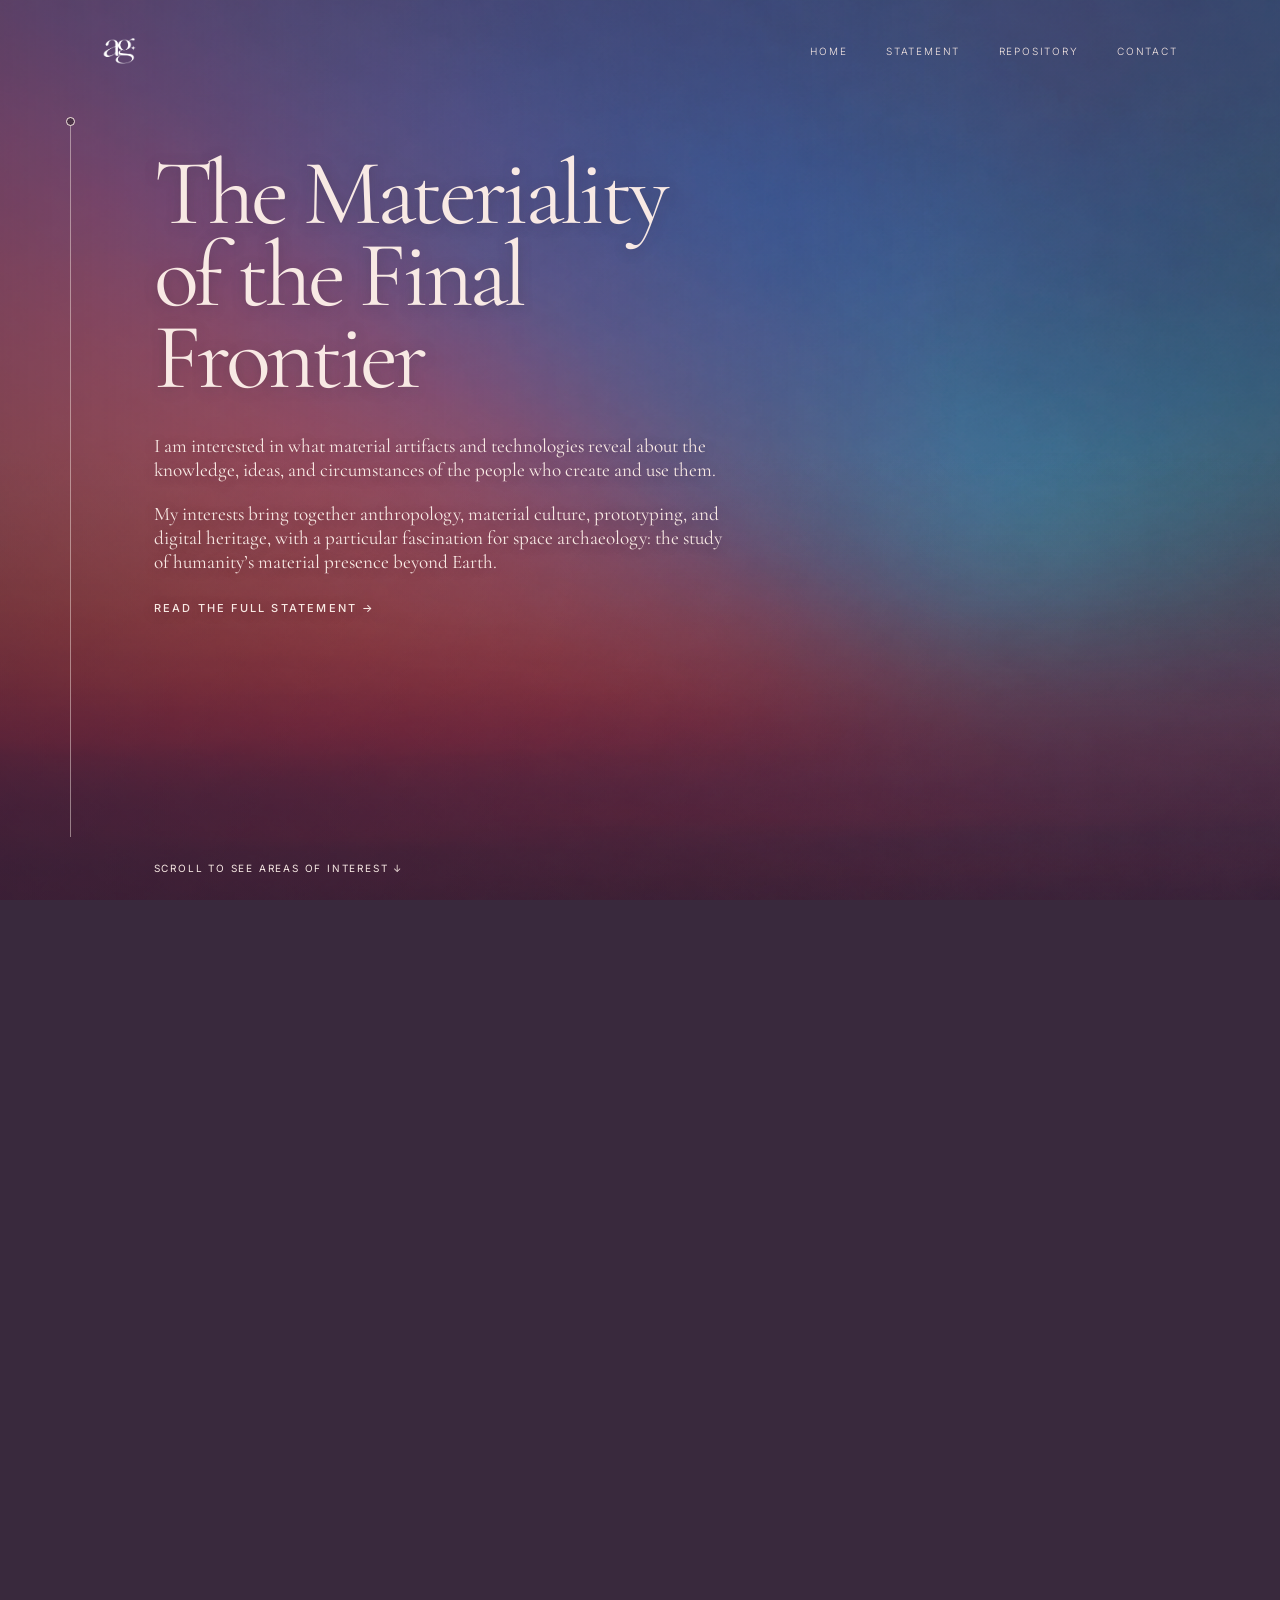
<file: index.html>
<!doctype html><html lang="en"><head><meta charset="utf-8"><meta name="viewport" content="width=device-width,initial-scale=1"><meta name="theme-color" content="#39293d"><title>Abi Gandhi — The Materiality of the Final Frontier</title><link rel="preconnect" href="https://fonts.googleapis.com"><link rel="preconnect" href="https://fonts.gstatic.com" crossorigin><link href="https://fonts.googleapis.com/css2?family=Cormorant+Garamond:wght@400;500&family=Inter:wght@300;400;500;600&display=swap" rel="stylesheet"><style>
:root{--cream:#f8e9e4;--plum:#39293d}*{box-sizing:border-box}html{scroll-behavior:smooth}body{margin:0;background:var(--plum);color:var(--cream);font-family:Inter,Arial,sans-serif}a{color:inherit}.nav{position:absolute;z-index:30;top:0;left:0;width:100%;padding:36px clamp(24px,8vw,140px);display:flex;justify-content:space-between;align-items:center;gap:20px}.brand{font-size:12px;font-weight:300;letter-spacing:.36em;text-decoration:none;white-space:nowrap}.links{display:flex;gap:clamp(14px,3vw,48px)}.links a{text-decoration:none;text-transform:uppercase;font-size:10px;font-weight:300;letter-spacing:.18em}.links a:hover{text-decoration:underline;text-underline-offset:7px}.journey{height:500vh;position:relative}.stage{height:100svh;position:sticky;top:0;overflow:hidden;isolation:isolate;background:#402c42}.land{position:absolute;inset:0;pointer-events:none}.sky{z-index:0;background:url('sky.png') center center/cover no-repeat}.terrain{position:absolute;inset:0;will-change:transform;transform:translate3d(0,105vh,0);}.terrain img{position:absolute;display:block;width:100%;height:auto;left:0;bottom:-3%;object-fit:contain;object-position:bottom;max-width:none}.horizon{z-index:1}.ridge1{z-index:2}.ridge2{z-index:3}.foreground{z-index:4}.horizon img{bottom:-5%;width:110%;left:-5%}.ridge1 img{bottom:-12%;width:108%;left:-4%;transform:scaleX(-1)}.ridge2 img{bottom:-18%;width:112%;left:-6%;transform:scaleX(-1)}.foreground img{bottom:-7%;width:75%;left:auto;right:-1%;filter:saturate(.88) brightness(.88) drop-shadow(0 18px 18px rgba(34,12,23,.24))}.foreground img.sojourner{position:absolute;left:auto;right:35.5%;bottom:19%;width:clamp(125px,14vw,230px);height:auto;max-width:none;object-fit:contain;filter:sepia(.04) saturate(1.12) brightness(1.19) contrast(1.06) drop-shadow(0 9px 7px rgba(42,16,25,.40));transform:rotate(-2deg);transform-origin:bottom center}.shade{position:absolute;inset:0;z-index:5;pointer-events:none;background:linear-gradient(90deg,rgba(50,30,53,.55),rgba(50,30,53,.08) 75%),linear-gradient(0deg,rgba(36,21,38,.32),transparent 50%)}.rail{position:absolute;z-index:11;left:5.5%;top:13%;bottom:7%;border-left:1px solid #f8e9e477}.rail-dot{position:absolute;left:-5px;top:var(--dot,0%);width:9px;height:9px;border:1px solid var(--cream);border-radius:50%;background:#4a3246;transition:top .1s linear}.copy{position:absolute;z-index:12;left:clamp(95px,12%,200px);top:17%;width:min(620px,72%);text-shadow:0 2px 14px #39293d55}.copy h1{font:400 clamp(66px,7.3vw,120px)/.88 'Cormorant Garamond',Georgia,serif;letter-spacing:-.045em;margin:0 0 34px}.copy p{font:400 clamp(19px,1.5vw,25px)/1.25 'Cormorant Garamond',Georgia,serif;max-width:580px;margin:0 0 20px}.copy .phase{font:600 10px Inter,Arial,sans-serif;letter-spacing:.26em;text-transform:uppercase;margin:0 0 22px}.copy .panel{position:absolute;inset:0;opacity:0;transform:translateY(16px);transition:opacity .45s,transform .45s;pointer-events:none}.copy .panel.active{opacity:1;transform:none;pointer-events:auto}.copy .panels{position:relative;height:74vh}.copy .phase-title{font:400 clamp(48px,5.2vw,88px)/.95 'Cormorant Garamond',Georgia,serif;margin:0 0 22px}.end-links{opacity:1;pointer-events:auto;position:relative;z-index:12;right:auto;bottom:auto;margin-top:36px;display:flex;flex-direction:column;align-items:flex-start;gap:18px;text-align:left;font-size:11px;letter-spacing:.2em;text-transform:uppercase}.statement-link{font:500 11px Inter,Arial,sans-serif;letter-spacing:.2em;text-transform:uppercase;text-decoration:none}.statement-link:hover{text-decoration:underline;text-underline-offset:5px}.end-links a{text-decoration:none}.end-links a:hover{text-decoration:underline}.stage.finished .progress{opacity:0}.final-title{font:400 clamp(58px,6.4vw,108px)/.94 "Cormorant Garamond",Georgia,serif;letter-spacing:-.035em;margin:0}.site-copyright{position:absolute;bottom:23px;left:12%;z-index:14;font-size:10px;letter-spacing:.13em;opacity:0;transition:opacity .6s}.stage.finished .site-copyright{opacity:.8}.copy .panel .interest-title{font:400 clamp(42px,4.5vw,76px)/.96 "Cormorant Garamond",Georgia,serif;max-width:750px;margin:0 0 24px}.copy .panel .interest-description{max-width:630px}.copy .panel.final-panel{top:13vh}.progress{position:absolute;z-index:15;bottom:26px;left:12%;font-size:10px;letter-spacing:.18em;text-transform:uppercase}.after{padding:110px max(9%,24px);background:#39293d;display:grid;grid-template-columns:1fr 1.3fr;gap:8vw}.after h2{font:400 clamp(40px,5vw,74px)/1 'Cormorant Garamond',Georgia,serif;margin:0}.after p{font:400 22px/1.5 'Cormorant Garamond',Georgia,serif;margin:0 0 24px}.after a{text-underline-offset:6px}.footer{padding:24px 9%;font-size:10px;letter-spacing:.12em;border-top:1px solid #ffffff33}@media(max-width:760px){.nav{padding:22px 6%}.brand{font-size:10px}.links{gap:12px}.links a{font-size:8px}.copy{left:13%;top:18%;width:82%}.copy h1{font-size:clamp(52px,13vw,85px)}.copy p{font-size:20px}.copy .panels{height:65vh}.copy .phase-title{font-size:50px}.copy .panel .interest-title{font-size:clamp(40px,9vw,65px)}.final-title{font-size:clamp(55px,12vw,84px)}.rail{left:6%}.end-links{margin-top:25px;gap:14px;font-size:9px}.after{grid-template-columns:1fr;padding:70px 9%}.terrain img{width:180%;left:-40%}.horizon img{width:170%;left:-36%}.ridge1 img{width:190%;left:-60%}.ridge2 img{width:185%;left:-65%}.foreground img{width:150%;left:-38%;right:auto;bottom:-8%}.foreground img.sojourner{left:auto;right:15%;bottom:20%;width:clamp(72px,19vw,120px)}}@media(prefers-reduced-motion:reduce){html{scroll-behavior:auto}.terrain,.copy .panel{transition:none!important}}
@keyframes gentleScrollBounce{0%,100%{transform:translateY(0)}50%{transform:translateY(7px)}}
.progress.first-section-bounce,.progress.idle-bounce{animation:gentleScrollBounce 2.8s ease-in-out infinite}
@media(prefers-reduced-motion:reduce){.progress.first-section-bounce{animation:none}}

/* Mobile-only: overscan the sky while keeping the ridges visible. */
@media (max-width:760px) {
  .stage { height:100vh; height:100dvh; }
  .sky { inset:-14% -8% -5%; background-position:center 43%; background-size:cover; }
  .terrain img { max-width:none; }
  .horizon img { width:180%; left:-41%; bottom:-5%; }
  .ridge1 img { width:195%; left:-62%; bottom:-12%; }
  .ridge2 img { width:190%; left:-67%; bottom:-18%; }
  .foreground img { width:155%; left:-40%; right:auto; bottom:-8%; }
  .foreground img.sojourner { left:auto; right:15%; bottom:20%; width:clamp(72px,19vw,120px); }
}
</style><link rel="icon" href="ag-mark.png" type="image/png"><style>.brand{display:inline-flex;align-items:center;gap:11px}.brand-mark{display:block;width:34px;height:30px;object-fit:contain;flex-shrink:0}</style></head><body><main><section class="journey" id="home"><div class="stage"><div class="land sky"></div><div class="land terrain horizon"><img src="horizon.png" alt=""></div><div class="land terrain ridge1"><img src="ridge-2.png" alt=""></div><div class="land terrain ridge2"><img src="ridge-1.png" alt=""></div><div class="land terrain foreground"><img src="foreground.png" alt="A six-wheeled Sojourner rover on a Martian ridge"></div><div class="shade"></div><nav class="nav"><a class="brand" href="#home"><img class="brand-mark" src="ag-mark-white.png" alt="" aria-label="Abi Gandhi"></a><div class="links"><a href="#home">Home</a><a href="statement.html">Statement</a><a href="repository.html">Repository</a><a href="contact.html">Contact</a></div></nav><div class="rail"><span class="rail-dot"></span></div><div class="copy"><div class="panels">
<div class="panel active"><h1>The Materiality<br>of the Final<br>Frontier</h1><p>I am interested in what material artifacts and technologies reveal about the knowledge, ideas, and circumstances of the people who create and use them.</p><p>My interests bring together anthropology, material culture, prototyping, and digital heritage, with a particular fascination for space archaeology: the study of humanity’s material presence beyond Earth.</p><p><a href="statement.html" class="statement-link">Read the full statement →</a></p></div>
<div class="panel"><div class="phase">01 / Digital Heritage</div><h2 class="interest-title">Photogrammetry &amp;<br>Material Digitization</h2><p class="interest-description">Photogrammetry, digital imaging, spatial modeling, and related techniques offer ways to capture material and spatial information, investigate complex forms, and develop digital representations of the physical world.</p></div>
<div class="panel"><div class="phase">02 / Material culture</div><h2 class="interest-title">Technology<br>as Artifact</h2><p class="interest-description">Objects carry traces of the people and societies that made and used them. Through material analysis, digitization, imaging, and reconstruction, how might we recover the decisions, skills, and histories embodied in artifacts?</p></div>
<div class="panel"><div class="phase">03 / Space archaeology</div><h2 class="interest-title">The Material Traces<br>of Exploration</h2><p class="interest-description">Spacecraft, scientific instruments, landing sites, and objects left on other worlds are an emerging archaeological record. What might they reveal about the knowledge, ambitions, and constraints of the societies that sent them there?</p></div>
<div class="panel final-panel"><h2 class="final-title">Good questions<br>cross disciplines.</h2><div class="end-links"><a class="statement-link" href="statement.html">Read the full statement of interest →</a><a href="repository.html">View the repository →</a><a href="contact.html">Get in touch →</a></div></div>
</div></div><div class="progress">Scroll to see areas of interest ↓</div><div class="site-copyright">© 2026 Abi Gandhi</div></div></section></main><script>
(()=>{const journey=document.querySelector('.journey'),stage=document.querySelector('.stage'),layers=[...document.querySelectorAll('.terrain')],panels=[...document.querySelectorAll('.panel')],dot=document.querySelector('.rail-dot'),progress=document.querySelector('.progress');let raf=0,idleTimer;const clamp=v=>Math.max(0,Math.min(1,v));function update(){raf=0;const r=journey.getBoundingClientRect(),range=Math.max(1,journey.offsetHeight-innerHeight),t=clamp(-r.top/range);layers.forEach((el,i)=>{const start=[.08,.29,.57,.71][i],duration=i===2?.34:.20,x=clamp((t-start)/duration),eased=x*x*(3-2*x),remaining=i===2?25:0;el.style.transform=`translate3d(0,${(remaining+(1-eased)*(105-remaining)).toFixed(2)}vh,0)`});let index=t<.21?0:t<.42?1:t<.63?2:t<.84?3:4;panels.forEach((p,i)=>{p.classList.toggle('active',i===index);p.setAttribute('aria-hidden',String(i!==index));});stage.classList.toggle('finished',t>.91);dot.style.setProperty('--dot',`${t*100}%`);progress.textContent=index===4?'':index===0?'Scroll to see areas of interest ↓':'See more ↓';progress.classList.toggle('first-section-bounce',index===0);progress.classList.toggle('idle-bounce',index>0&&index<4&&progress.dataset.idle==='true')}function scroll(){progress.dataset.idle='false';progress.classList.remove('idle-bounce');clearTimeout(idleTimer);idleTimer=setTimeout(()=>{progress.dataset.idle='true';update()},2100);if(!raf)raf=requestAnimationFrame(update)}addEventListener('scroll',scroll,{passive:true});addEventListener('resize',scroll);update()})();
</script></body></html>
</file>
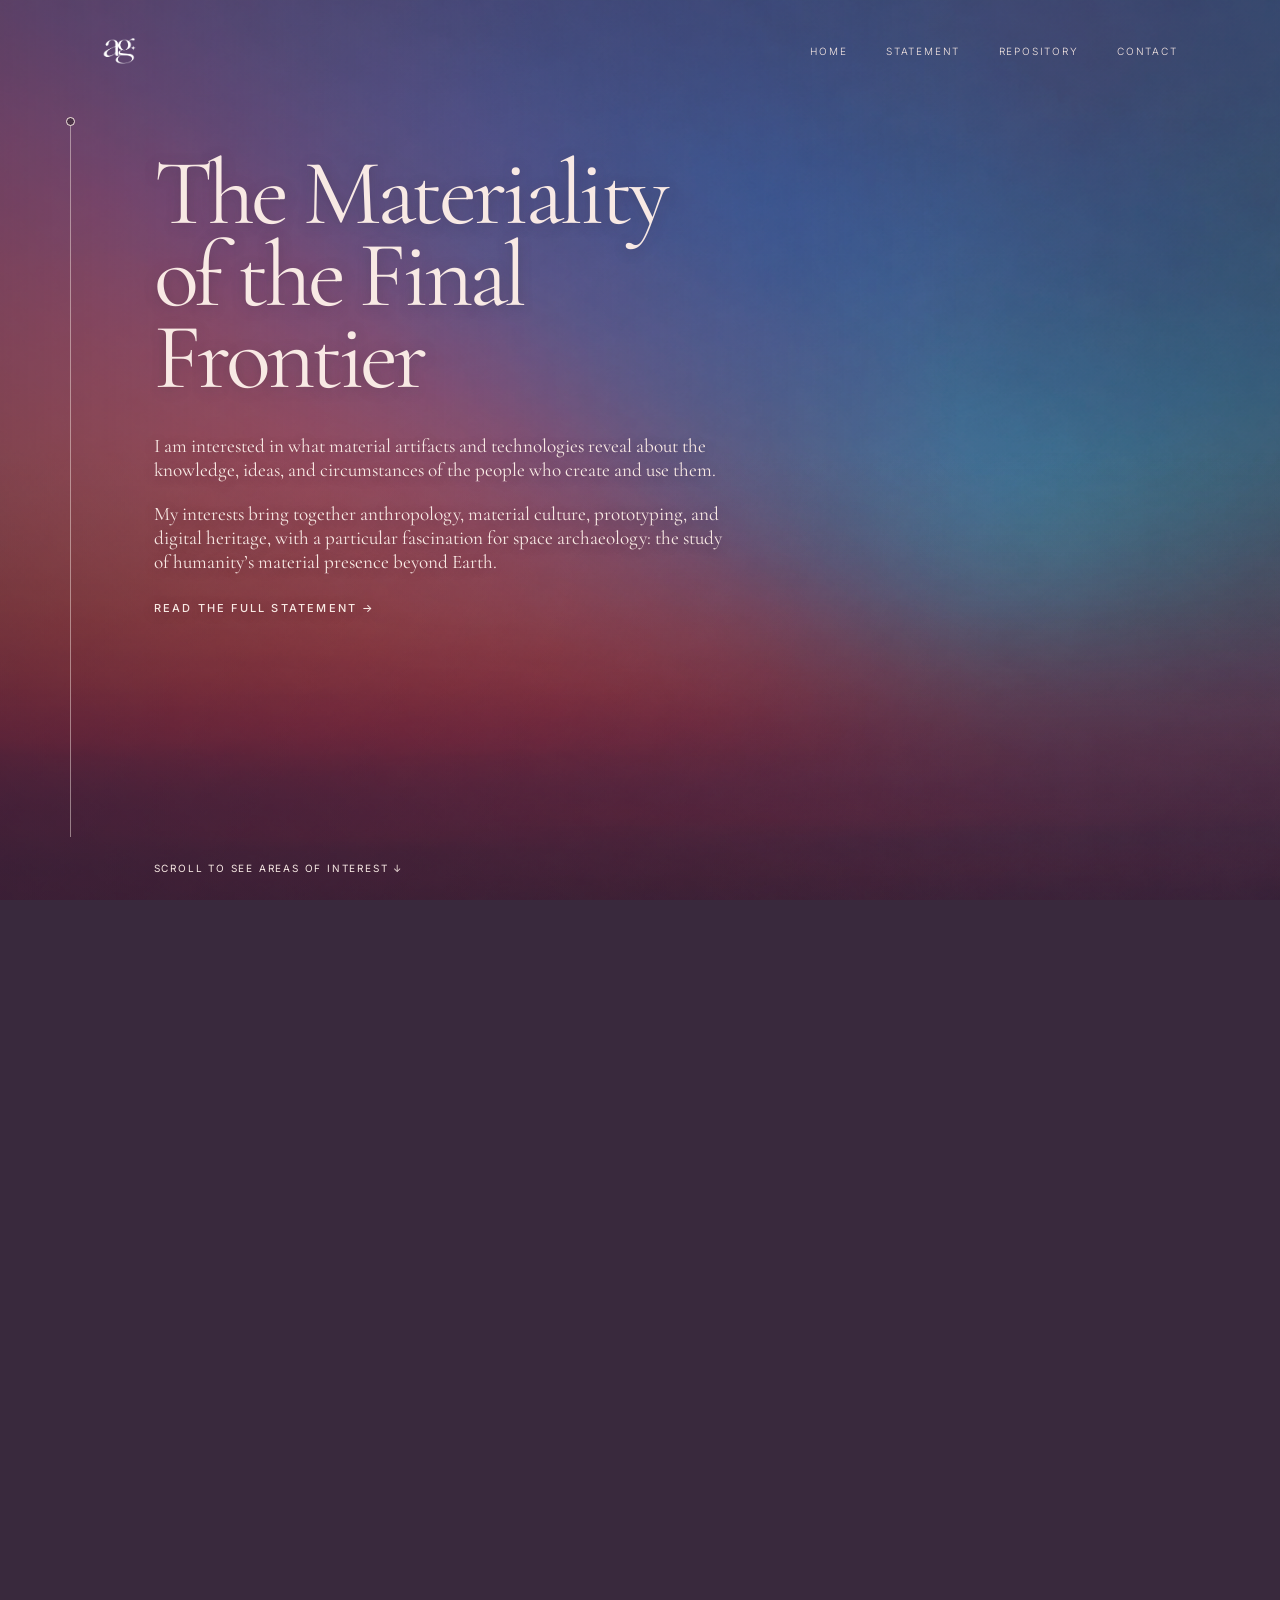
<file: abi_gandhi_mobile_index.html>
<!doctype html><html lang="en"><head><meta charset="utf-8"><meta name="viewport" content="width=device-width,initial-scale=1"><meta name="theme-color" content="#39293d"><title>Abi Gandhi — The Materiality of the Final Frontier</title><link rel="preconnect" href="https://fonts.googleapis.com"><link rel="preconnect" href="https://fonts.gstatic.com" crossorigin><link href="https://fonts.googleapis.com/css2?family=Cormorant+Garamond:wght@400;500&family=Inter:wght@300;400;500;600&display=swap" rel="stylesheet"><style>
:root{--cream:#f8e9e4;--plum:#39293d}*{box-sizing:border-box}html{scroll-behavior:smooth}body{margin:0;background:var(--plum);color:var(--cream);font-family:Inter,Arial,sans-serif}a{color:inherit}.nav{position:absolute;z-index:30;top:0;left:0;width:100%;padding:36px clamp(24px,8vw,140px);display:flex;justify-content:space-between;align-items:center;gap:20px}.brand{font-size:12px;font-weight:300;letter-spacing:.36em;text-decoration:none;white-space:nowrap}.links{display:flex;gap:clamp(14px,3vw,48px)}.links a{text-decoration:none;text-transform:uppercase;font-size:10px;font-weight:300;letter-spacing:.18em}.links a:hover{text-decoration:underline;text-underline-offset:7px}.journey{height:500vh;position:relative}.stage{height:100svh;position:sticky;top:0;overflow:hidden;isolation:isolate;background:#402c42}.land{position:absolute;inset:0;pointer-events:none}.sky{z-index:0;background:url('sky.png') center center/cover no-repeat}.terrain{position:absolute;inset:0;will-change:transform;transform:translate3d(0,105vh,0);}.terrain img{position:absolute;display:block;width:100%;height:auto;left:0;bottom:-3%;object-fit:contain;object-position:bottom;max-width:none}.horizon{z-index:1}.ridge1{z-index:2}.ridge2{z-index:3}.foreground{z-index:4}.horizon img{bottom:-5%;width:110%;left:-5%}.ridge1 img{bottom:-12%;width:108%;left:-4%;transform:scaleX(-1)}.ridge2 img{bottom:-18%;width:112%;left:-6%;transform:scaleX(-1)}.foreground img{bottom:-7%;width:75%;left:auto;right:-1%;filter:saturate(.88) brightness(.88) drop-shadow(0 18px 18px rgba(34,12,23,.24))}.foreground img.sojourner{position:absolute;left:auto;right:35.5%;bottom:19%;width:clamp(125px,14vw,230px);height:auto;max-width:none;object-fit:contain;filter:sepia(.04) saturate(1.12) brightness(1.19) contrast(1.06) drop-shadow(0 9px 7px rgba(42,16,25,.40));transform:rotate(-2deg);transform-origin:bottom center}.shade{position:absolute;inset:0;z-index:5;pointer-events:none;background:linear-gradient(90deg,rgba(50,30,53,.55),rgba(50,30,53,.08) 75%),linear-gradient(0deg,rgba(36,21,38,.32),transparent 50%)}.rail{position:absolute;z-index:11;left:5.5%;top:13%;bottom:7%;border-left:1px solid #f8e9e477}.rail-dot{position:absolute;left:-5px;top:var(--dot,0%);width:9px;height:9px;border:1px solid var(--cream);border-radius:50%;background:#4a3246;transition:top .1s linear}.copy{position:absolute;z-index:12;left:clamp(95px,12%,200px);top:17%;width:min(620px,72%);text-shadow:0 2px 14px #39293d55}.copy h1{font:400 clamp(66px,7.3vw,120px)/.88 'Cormorant Garamond',Georgia,serif;letter-spacing:-.045em;margin:0 0 34px}.copy p{font:400 clamp(19px,1.5vw,25px)/1.25 'Cormorant Garamond',Georgia,serif;max-width:580px;margin:0 0 20px}.copy .phase{font:600 10px Inter,Arial,sans-serif;letter-spacing:.26em;text-transform:uppercase;margin:0 0 22px}.copy .panel{position:absolute;inset:0;opacity:0;transform:translateY(16px);transition:opacity .45s,transform .45s;pointer-events:none}.copy .panel.active{opacity:1;transform:none;pointer-events:auto}.copy .panels{position:relative;height:74vh}.copy .phase-title{font:400 clamp(48px,5.2vw,88px)/.95 'Cormorant Garamond',Georgia,serif;margin:0 0 22px}.end-links{opacity:1;pointer-events:auto;position:relative;z-index:12;right:auto;bottom:auto;margin-top:36px;display:flex;flex-direction:column;align-items:flex-start;gap:18px;text-align:left;font-size:11px;letter-spacing:.2em;text-transform:uppercase}.statement-link{font:500 11px Inter,Arial,sans-serif;letter-spacing:.2em;text-transform:uppercase;text-decoration:none}.statement-link:hover{text-decoration:underline;text-underline-offset:5px}.end-links a{text-decoration:none}.end-links a:hover{text-decoration:underline}.stage.finished .progress{opacity:0}.final-title{font:400 clamp(58px,6.4vw,108px)/.94 "Cormorant Garamond",Georgia,serif;letter-spacing:-.035em;margin:0}.site-copyright{position:absolute;bottom:23px;left:12%;z-index:14;font-size:10px;letter-spacing:.13em;opacity:0;transition:opacity .6s}.stage.finished .site-copyright{opacity:.8}.copy .panel .interest-title{font:400 clamp(42px,4.5vw,76px)/.96 "Cormorant Garamond",Georgia,serif;max-width:750px;margin:0 0 24px}.copy .panel .interest-description{max-width:630px}.copy .panel.final-panel{top:13vh}.progress{position:absolute;z-index:15;bottom:26px;left:12%;font-size:10px;letter-spacing:.18em;text-transform:uppercase}.after{padding:110px max(9%,24px);background:#39293d;display:grid;grid-template-columns:1fr 1.3fr;gap:8vw}.after h2{font:400 clamp(40px,5vw,74px)/1 'Cormorant Garamond',Georgia,serif;margin:0}.after p{font:400 22px/1.5 'Cormorant Garamond',Georgia,serif;margin:0 0 24px}.after a{text-underline-offset:6px}.footer{padding:24px 9%;font-size:10px;letter-spacing:.12em;border-top:1px solid #ffffff33}@media(max-width:760px){.nav{padding:22px 6%}.brand{font-size:10px}.links{gap:12px}.links a{font-size:8px}.copy{left:13%;top:18%;width:82%}.copy h1{font-size:clamp(52px,13vw,85px)}.copy p{font-size:20px}.copy .panels{height:65vh}.copy .phase-title{font-size:50px}.copy .panel .interest-title{font-size:clamp(40px,9vw,65px)}.final-title{font-size:clamp(55px,12vw,84px)}.rail{left:6%}.end-links{margin-top:25px;gap:14px;font-size:9px}.after{grid-template-columns:1fr;padding:70px 9%}.terrain img{width:180%;left:-40%}.horizon img{width:170%;left:-36%}.ridge1 img{width:190%;left:-60%}.ridge2 img{width:185%;left:-65%}.foreground img{width:150%;left:-38%;right:auto;bottom:-8%}.foreground img.sojourner{left:auto;right:15%;bottom:20%;width:clamp(72px,19vw,120px)}}@media(prefers-reduced-motion:reduce){html{scroll-behavior:auto}.terrain,.copy .panel{transition:none!important}}
@keyframes gentleScrollBounce{0%,100%{transform:translateY(0)}50%{transform:translateY(7px)}}
.progress.first-section-bounce,.progress.idle-bounce{animation:gentleScrollBounce 2.8s ease-in-out infinite}
@media(prefers-reduced-motion:reduce){.progress.first-section-bounce{animation:none}}

/* Mobile-only landscape overscan: extend the sky beyond the visible top edge,
   and scale/lower terrain artwork without altering the scroll transforms. */
@media (max-width:760px) {
  .stage { height:100vh; height:100dvh; }
  .sky {
    inset:-14% -8% -5%;
    background-position:center 43%;
    background-size:cover;
  }
  .terrain img { max-width:none; }
  .horizon img { width:205%; left:-54%; bottom:-15%; }
  .ridge1 img { width:225%; left:-78%; bottom:-23%; }
  .ridge2 img { width:220%; left:-83%; bottom:-28%; }
  .foreground img { width:178%; left:-52%; right:auto; bottom:-17%; }
  .foreground img.sojourner { left:auto; right:15%; bottom:20%; width:clamp(72px,19vw,120px); }
}
</style><link rel="icon" href="ag-mark.png" type="image/png"><style>.brand{display:inline-flex;align-items:center;gap:11px}.brand-mark{display:block;width:34px;height:30px;object-fit:contain;flex-shrink:0}</style></head><body><main><section class="journey" id="home"><div class="stage"><div class="land sky"></div><div class="land terrain horizon"><img src="horizon.png" alt=""></div><div class="land terrain ridge1"><img src="ridge-2.png" alt=""></div><div class="land terrain ridge2"><img src="ridge-1.png" alt=""></div><div class="land terrain foreground"><img src="foreground.png" alt="A six-wheeled Sojourner rover on a Martian ridge"></div><div class="shade"></div><nav class="nav"><a class="brand" href="#home"><img class="brand-mark" src="ag-mark-white.png" alt="" aria-label="Abi Gandhi"></a><div class="links"><a href="#home">Home</a><a href="statement.html">Statement</a><a href="repository.html">Repository</a><a href="contact.html">Contact</a></div></nav><div class="rail"><span class="rail-dot"></span></div><div class="copy"><div class="panels">
<div class="panel active"><h1>The Materiality<br>of the Final<br>Frontier</h1><p>I am interested in what material artifacts and technologies reveal about the knowledge, ideas, and circumstances of the people who create and use them.</p><p>My interests bring together anthropology, material culture, prototyping, and digital heritage, with a particular fascination for space archaeology: the study of humanity’s material presence beyond Earth.</p><p><a href="statement.html" class="statement-link">Read the full statement →</a></p></div>
<div class="panel"><div class="phase">01 / Digital Heritage</div><h2 class="interest-title">Photogrammetry &amp;<br>Material Digitization</h2><p class="interest-description">Photogrammetry, digital imaging, spatial modeling, and related techniques offer ways to capture material and spatial information, investigate complex forms, and develop digital representations of the physical world.</p></div>
<div class="panel"><div class="phase">02 / Material culture</div><h2 class="interest-title">Technology<br>as Artifact</h2><p class="interest-description">Objects carry traces of the people and societies that made and used them. Through material analysis, digitization, imaging, and reconstruction, how might we recover the decisions, skills, and histories embodied in artifacts?</p></div>
<div class="panel"><div class="phase">03 / Space archaeology</div><h2 class="interest-title">The Material Traces<br>of Exploration</h2><p class="interest-description">Spacecraft, scientific instruments, landing sites, and objects left on other worlds are an emerging archaeological record. What might they reveal about the knowledge, ambitions, and constraints of the societies that sent them there?</p></div>
<div class="panel final-panel"><h2 class="final-title">Good questions<br>cross disciplines.</h2><div class="end-links"><a class="statement-link" href="statement.html">Read the full statement of interest →</a><a href="repository.html">View the repository →</a><a href="contact.html">Get in touch →</a></div></div>
</div></div><div class="progress">Scroll to see areas of interest ↓</div><div class="site-copyright">© 2026 Abi Gandhi</div></div></section></main><script>
(()=>{const journey=document.querySelector('.journey'),stage=document.querySelector('.stage'),layers=[...document.querySelectorAll('.terrain')],panels=[...document.querySelectorAll('.panel')],dot=document.querySelector('.rail-dot'),progress=document.querySelector('.progress');let raf=0,idleTimer;const clamp=v=>Math.max(0,Math.min(1,v));function update(){raf=0;const r=journey.getBoundingClientRect(),range=Math.max(1,journey.offsetHeight-innerHeight),t=clamp(-r.top/range);layers.forEach((el,i)=>{const start=[.08,.29,.57,.71][i],duration=i===2?.34:.20,x=clamp((t-start)/duration),eased=x*x*(3-2*x),remaining=i===2?25:0;el.style.transform=`translate3d(0,${(remaining+(1-eased)*(105-remaining)).toFixed(2)}vh,0)`});let index=t<.21?0:t<.42?1:t<.63?2:t<.84?3:4;panels.forEach((p,i)=>{p.classList.toggle('active',i===index);p.setAttribute('aria-hidden',String(i!==index));});stage.classList.toggle('finished',t>.91);dot.style.setProperty('--dot',`${t*100}%`);progress.textContent=index===4?'':index===0?'Scroll to see areas of interest ↓':'See more ↓';progress.classList.toggle('first-section-bounce',index===0);progress.classList.toggle('idle-bounce',index>0&&index<4&&progress.dataset.idle==='true')}function scroll(){progress.dataset.idle='false';progress.classList.remove('idle-bounce');clearTimeout(idleTimer);idleTimer=setTimeout(()=>{progress.dataset.idle='true';update()},2100);if(!raf)raf=requestAnimationFrame(update)}addEventListener('scroll',scroll,{passive:true});addEventListener('resize',scroll);update()})();
</script></body></html>
</file>
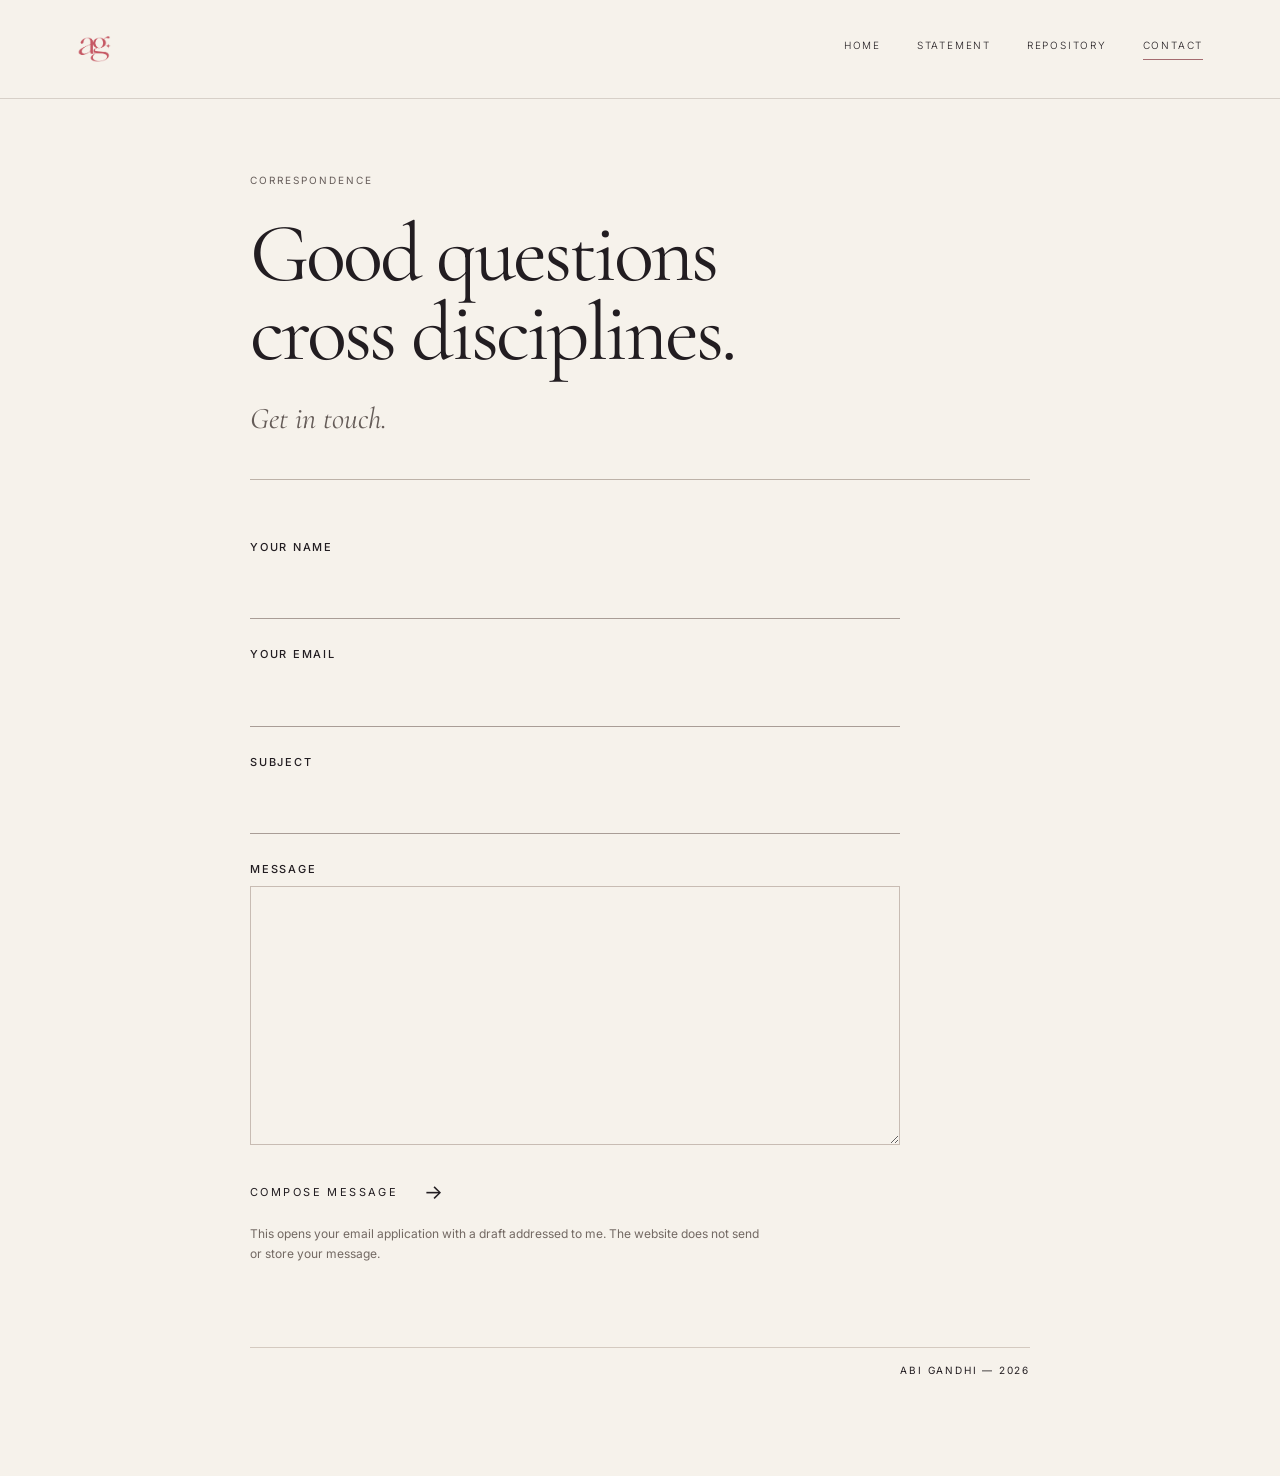
<file: contact.html>
<!doctype html><html lang="en"><head><meta charset="utf-8"><meta name="viewport" content="width=device-width,initial-scale=1"><meta name="description" content="Get in touch with Abi Gandhi."><title>Contact | Abi Gandhi</title><link rel="stylesheet" href="style.css"><link rel="icon" href="ag-mark.png" type="image/png"><style>.brand{display:inline-flex;align-items:center;gap:11px}.brand-mark{display:block;width:34px;height:30px;object-fit:contain;flex-shrink:0}</style></head><body class="light"><header class="masthead"><a class="brand" href="index.html" aria-label="Abi Gandhi — Home"><img class="brand-mark" src="ag-mark.png" alt="" aria-hidden="true"></a><nav aria-label="Main navigation"><a href="index.html">Home</a><a href="statement.html">Statement</a><a href="repository.html">Repository</a><a href="contact.html" aria-current="page">Contact</a></nav></header><main class="page-shell contact-page"><div class="page-label eyebrow">Correspondence</div><h1>Good questions<br>cross disciplines.</h1><p class="dek">Get in touch.</p><hr class="rule"><form id="contact-form" class="contact-form"><label for="sender-name">Your name</label><input id="sender-name" name="name" autocomplete="name" required maxlength="120"><label for="sender-email">Your email</label><input id="sender-email" name="email" type="email" autocomplete="email" required maxlength="254"><label for="subject">Subject</label><input id="subject" name="subject" required maxlength="180"><label for="message">Message</label><textarea id="message" name="message" rows="8" required maxlength="10000"></textarea><button type="submit" class="text-link">COMPOSE MESSAGE <span aria-hidden="true">→</span></button><p class="form-note">This opens your email application with a draft addressed to me. The website does not send or store your message.</p></form><footer class="page-footer">Abi Gandhi — 2026</footer></main><script>document.getElementById('contact-form').addEventListener('submit',function(e){e.preventDefault();const f=e.currentTarget;const name=f.elements.name.value.trim(),email=f.elements.email.value.trim(),subject=f.elements.subject.value.trim(),message=f.elements.message.value.trim();if(!f.reportValidity())return;const body=`From: ${name} (${email})\n\n${message}`;location.href='mailto:abigailrgandhi@gmail.com?subject='+encodeURIComponent(subject)+'&body='+encodeURIComponent(body);});</script></body></html>
</file>
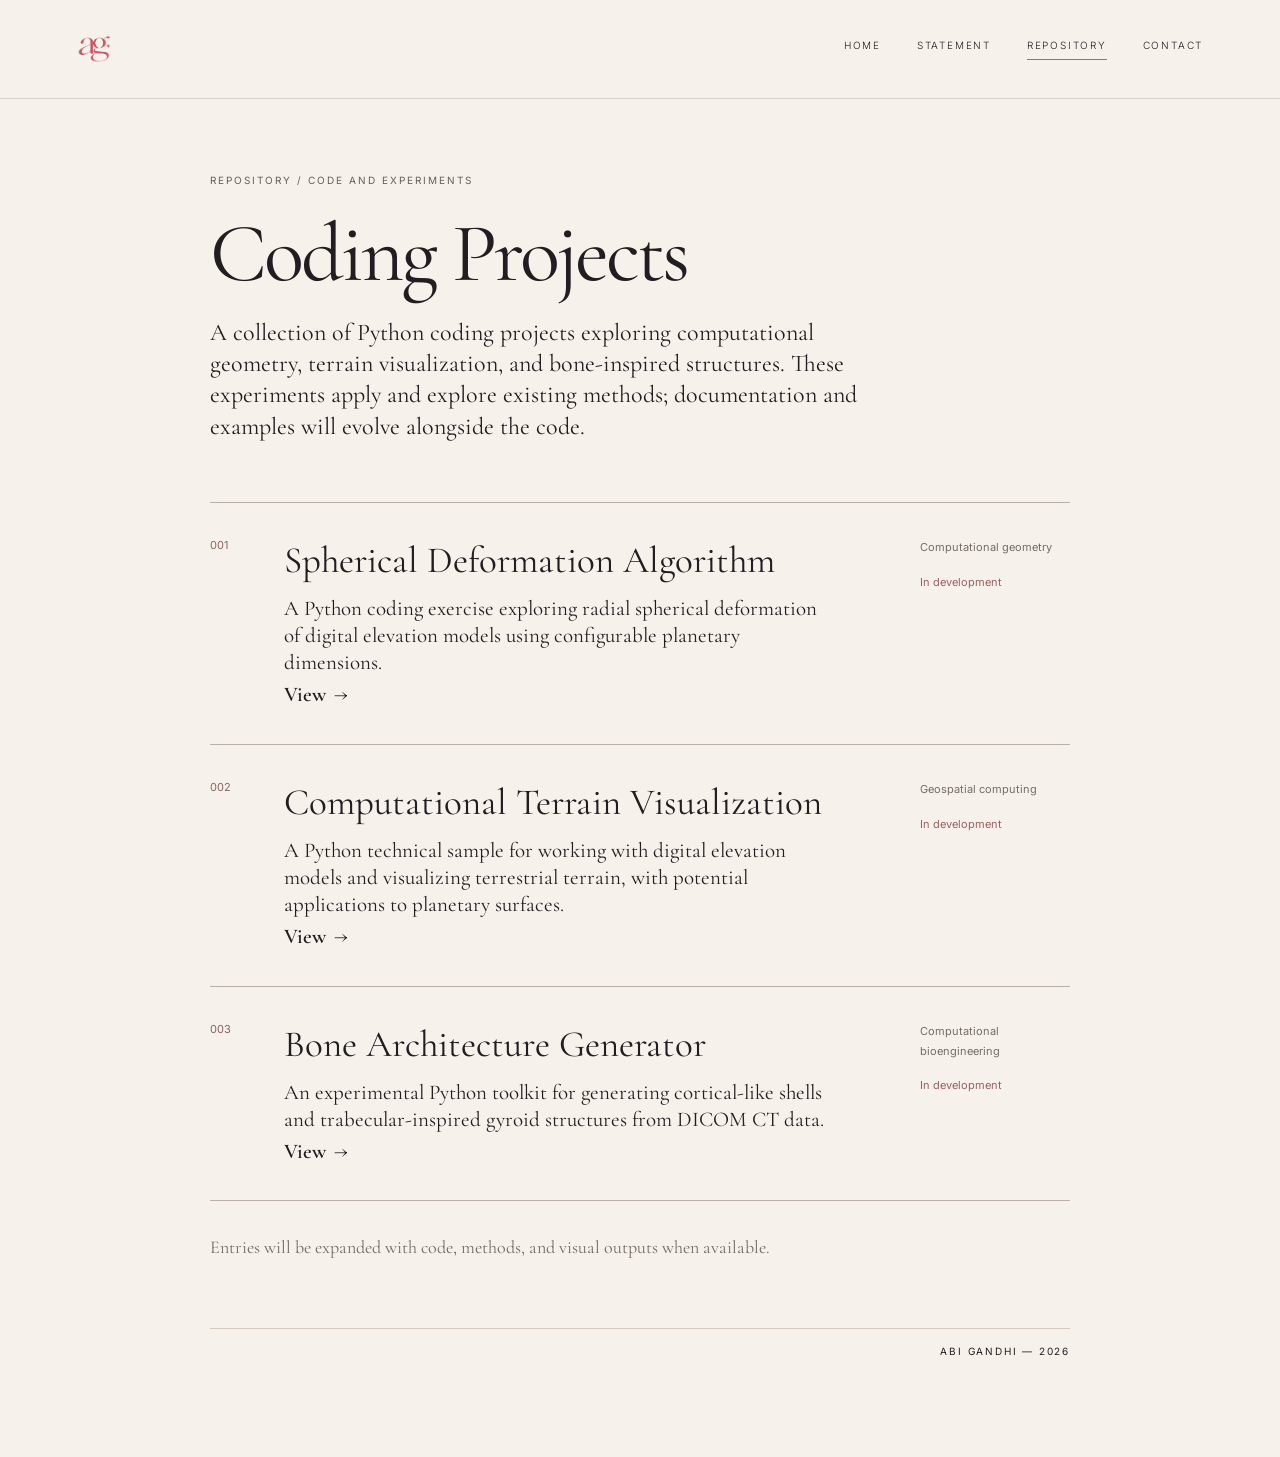
<file: repository.html>
<!doctype html><html lang="en"><head><meta charset="utf-8"><meta name="viewport" content="width=device-width,initial-scale=1"><meta name="description" content="Abi Gandhi's coding projects and computational investigations."><title>Repository | Abi Gandhi</title><link rel="stylesheet" href="style.css"><link rel="icon" href="ag-mark.png" type="image/png"><style>.brand{display:inline-flex;align-items:center;gap:11px}.brand-mark{display:block;width:34px;height:30px;object-fit:contain;flex-shrink:0} .project-subtitle{font-weight:600;margin-bottom:.4rem}.repo-link{display:inline-block;margin-top:.3rem;text-underline-offset:3px;font-weight:600}.repo-link:hover{text-decoration-thickness:2px}.repo-link::after{content:"\2192";display:inline-block;margin-left:.4em;font-weight:400;transition:transform .18s ease}.repo-link:hover::after{transform:translateX(3px)}</style></head><body class="light"><header class="masthead"><a class="brand" href="index.html" aria-label="Abi Gandhi — Home"><img class="brand-mark" src="ag-mark.png" alt="" aria-hidden="true"></a><nav aria-label="Main navigation"><a href="index.html">Home</a><a href="statement.html">Statement</a><a href="repository.html" aria-current="page">Repository</a><a href="contact.html">Contact</a></nav></header><main class="page-shell"><div class="page-label eyebrow">Repository / Code and Experiments</div><h1>Coding Projects</h1><p class="repo-intro">A collection of Python coding projects exploring computational geometry, terrain visualization, and bone-inspired structures. These experiments apply and explore existing methods; documentation and examples will evolve alongside the code.</p><div class="repo-list"><article class="project"><span class="number">001</span><div><h2>Spherical Deformation Algorithm</h2><p>A Python coding exercise exploring radial spherical deformation of digital elevation models using configurable planetary dimensions.</p><p><a class="repo-link" href="https://github.com/abigandhi/sphera" target="_blank" rel="noopener noreferrer" aria-label="View SPHERA on GitHub">View</a></p></div><div class="meta">Computational geometry<span class="status">In development</span></div></article><article class="project"><span class="number">002</span><div><h2>Computational Terrain Visualization</h2><p>A Python technical sample for working with digital elevation models and visualizing terrestrial terrain, with potential applications to planetary surfaces.</p><p><a class="repo-link" href="https://github.com/abigandhi/hypsora" target="_blank" rel="noopener noreferrer" aria-label="View HYPSORA on GitHub">View</a></p></div><div class="meta">Geospatial computing<span class="status">In development</span></div></article><article class="project"><span class="number">003</span><div><h2>Bone Architecture Generator</h2><p>An experimental Python toolkit for generating cortical-like shells and trabecular-inspired gyroid structures from DICOM CT data.</p><p><a class="repo-link" href="https://github.com/abigandhi/ostera" target="_blank" rel="noopener noreferrer" aria-label="View OSTERA on GitHub">View</a></p></div><div class="meta">Computational bioengineering<span class="status">In development</span></div></article></div><p class="repo-note">Entries will be expanded with code, methods, and visual outputs when available.</p><footer class="page-footer">Abi Gandhi — 2026</footer></main></body></html>
</file>
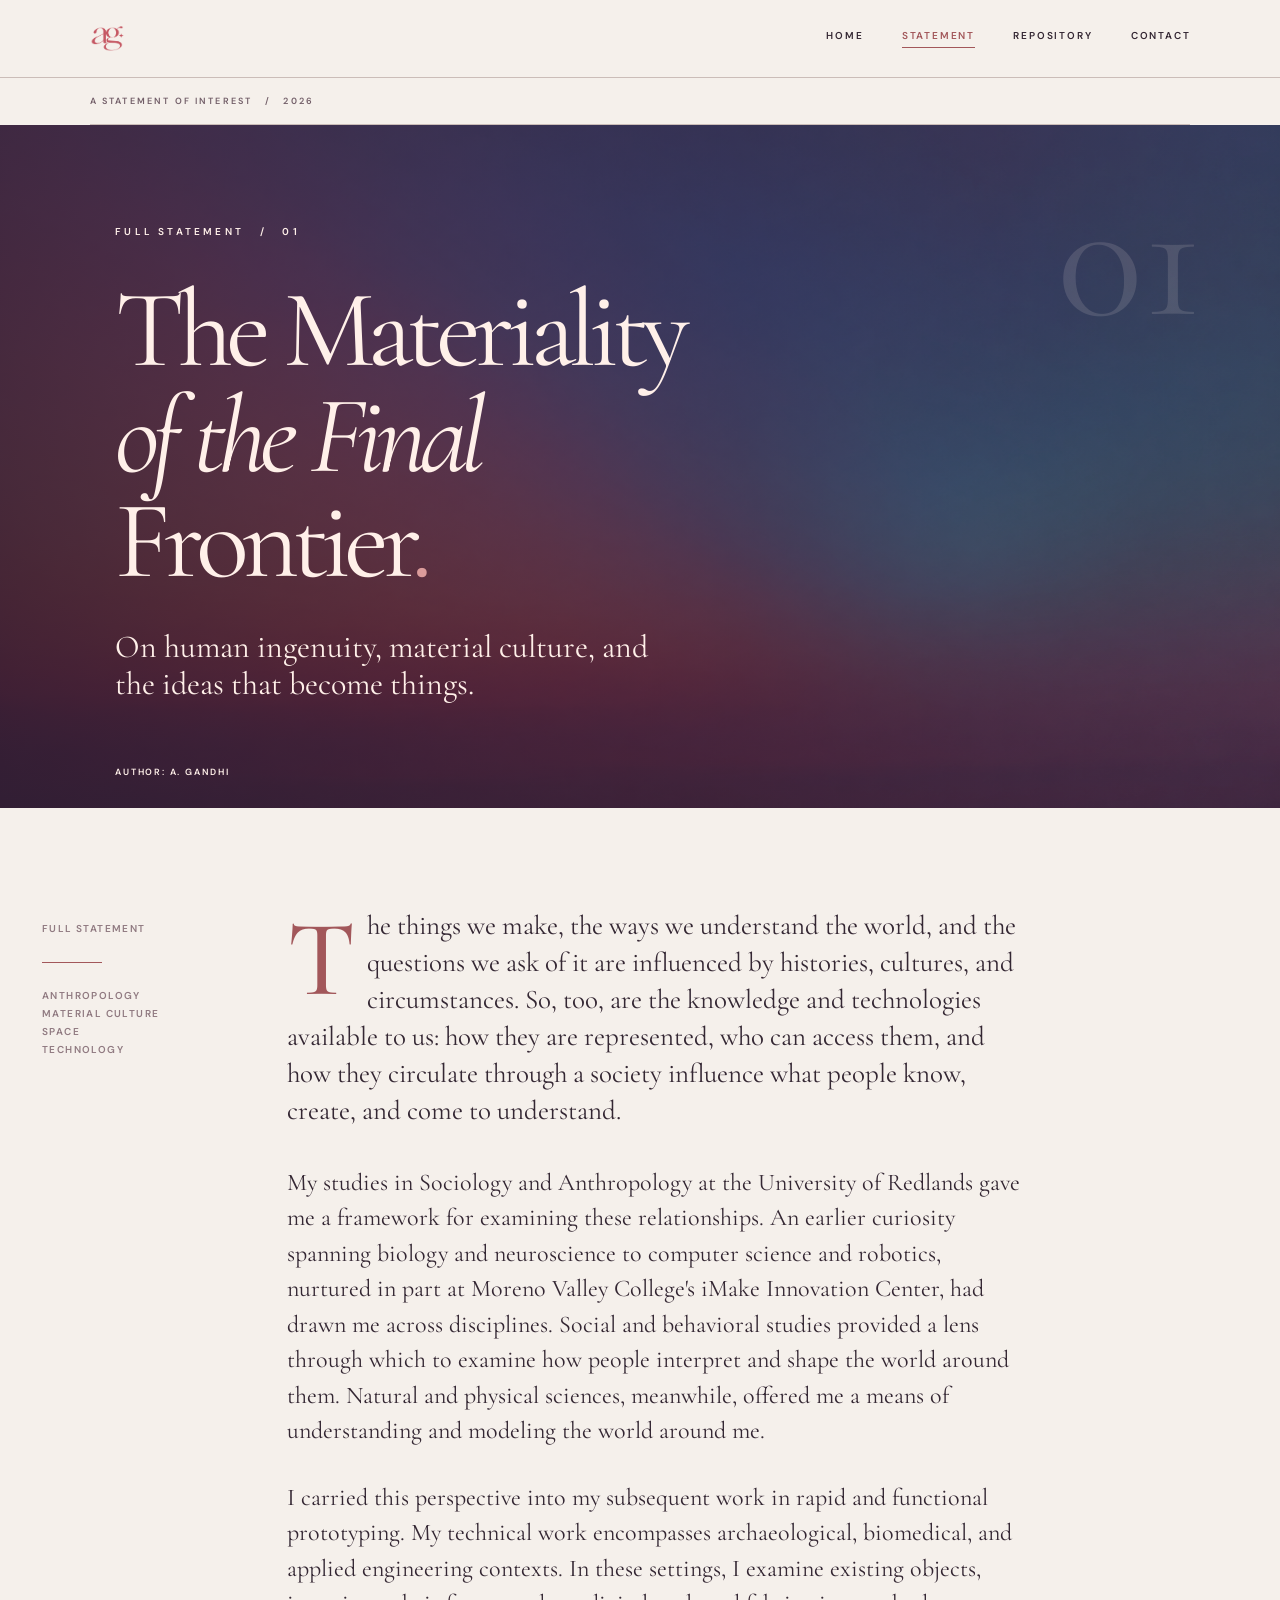
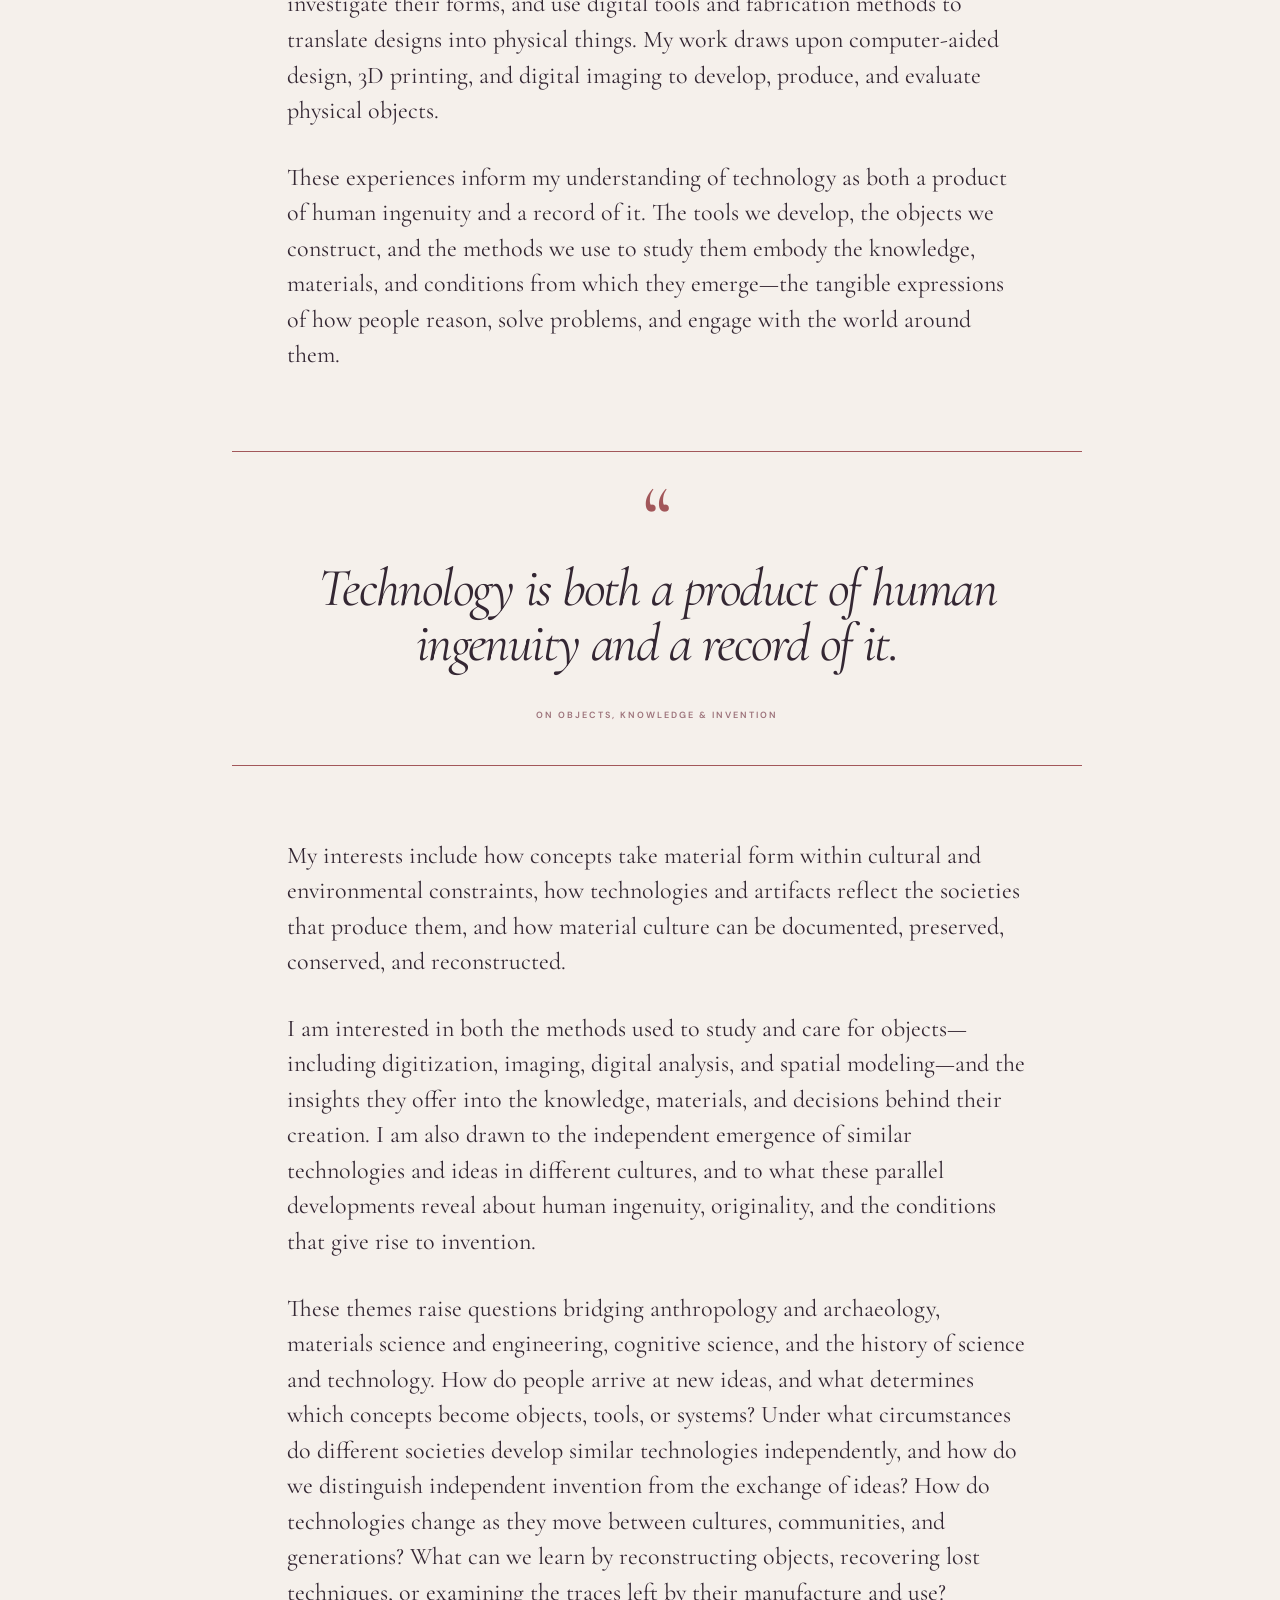
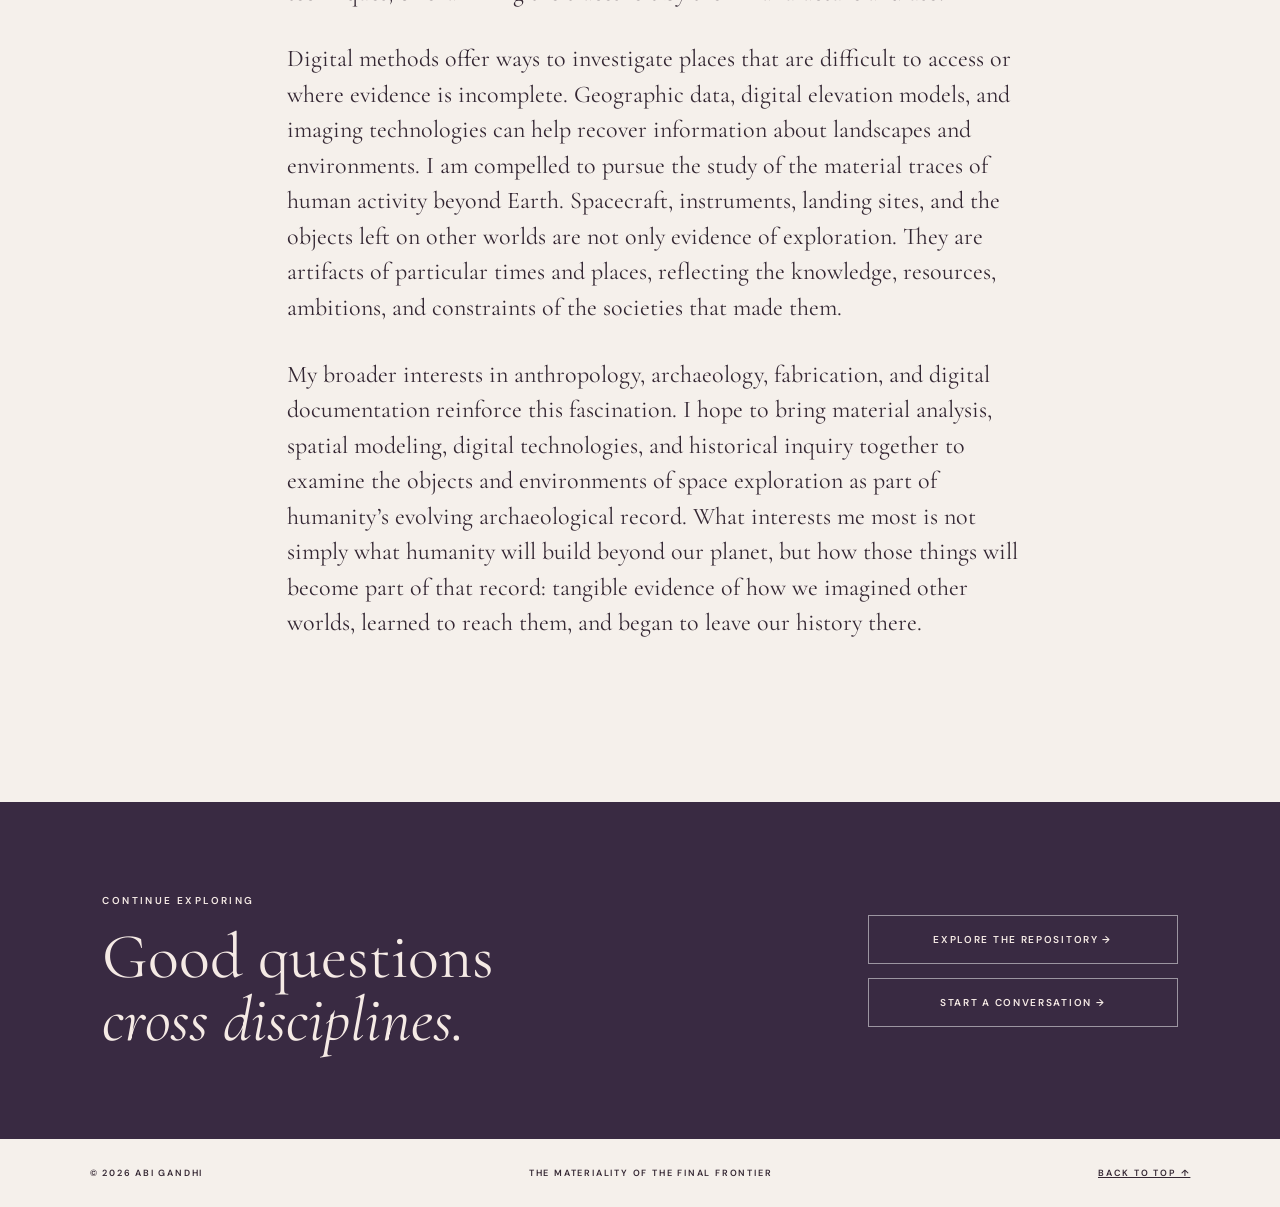
<file: statement.html>
<!doctype html><html lang="en"><head><meta charset="utf-8"><meta name="viewport" content="width=device-width,initial-scale=1"><meta name="theme-color" content="#f5f0eb"><title>Statement — Abi Gandhi</title><link rel="preconnect" href="https://fonts.googleapis.com"><link rel="preconnect" href="https://fonts.gstatic.com" crossorigin><link href="https://fonts.googleapis.com/css2?family=Cormorant+Garamond:ital,wght@0,400;0,500;0,600;1,400;1,500&family=DM+Sans:wght@400;500;600;700&display=swap" rel="stylesheet"><style>
:root{--paper:#f5f0eb;--ink:#342733;--plum:#4a3448;--rust:#a2575a;--line:#cbbdb8}*{box-sizing:border-box}html{scroll-behavior:smooth}body{margin:0;background:var(--paper);color:var(--ink)}a{color:inherit}.topbar{height:78px;padding:0 clamp(24px,7vw,120px);display:flex;align-items:center;justify-content:space-between;border-bottom:1px solid var(--line);font:600 10px 'DM Sans',sans-serif;letter-spacing:.18em;text-transform:uppercase}.topbar .brand{font-size:13px;letter-spacing:.32em;text-decoration:none}.topbar nav{display:flex;gap:clamp(14px,3vw,46px)}.topbar nav a{text-decoration:none}.topbar nav a[aria-current]{color:var(--rust);border-bottom:1px solid var(--rust);padding-bottom:5px}.topbar a:hover{color:var(--rust)}
.issue{display:flex;justify-content:space-between;align-items:center;margin:0 clamp(24px,7vw,120px);padding:17px 0;border-bottom:1px solid var(--line);font:600 9px 'DM Sans',sans-serif;letter-spacing:.24em;text-transform:uppercase;color:#725e68}
.hero{position:relative;min-height:660px;overflow:hidden;display:grid;grid-template-columns:minmax(0,1.25fr) minmax(260px,.75fr);background:#392a42;color:#fff0e9}.hero::before{content:'';position:absolute;inset:0;background:url('sky.png') center/cover no-repeat;opacity:.72}.hero::after{content:'';position:absolute;inset:0;background:linear-gradient(90deg,rgba(43,28,49,.80) 0%,rgba(43,28,49,.48) 57%,rgba(43,28,49,.12))}.hero-copy{z-index:2;align-self:center;padding:100px 0 105px clamp(28px,9vw,165px)}.eyebrow{font:600 10px 'DM Sans',sans-serif;letter-spacing:.32em;text-transform:uppercase}.hero h1{font:400 clamp(76px,8.6vw,154px)/.96 'Cormorant Garamond',Georgia,serif;letter-spacing:-.065em;margin:40px 0 34px}.hero h1 em{font-weight:400}.hero .deck{font:400 clamp(23px,2.5vw,34px)/1.15 'Cormorant Garamond',Georgia,serif;max-width:570px}.hero-art{z-index:2;position:relative;min-height:450px}.hero-art img{position:absolute;width:190%;max-width:none;bottom:-18%;right:-62%;filter:saturate(.85)}.hero-number{position:absolute;z-index:3;right:6vw;top:60px;font:400 180px/.8 'Cormorant Garamond',Georgia,serif;opacity:.13}.hero-bottom{position:absolute;z-index:4;bottom:30px;left:clamp(28px,9vw,165px);right:7vw;display:flex;justify-content:space-between;padding-top:15px;font:600 9px 'DM Sans',sans-serif;letter-spacing:.2em;text-transform:uppercase}
.article-wrap{max-width:1290px;margin:auto;padding:100px 42px 130px;display:grid;grid-template-columns:190px minmax(0,740px) 150px;gap:55px}.side-note{font:600 10px/1.8 'DM Sans',sans-serif;letter-spacing:.14em;text-transform:uppercase;color:#907a81;padding-top:12px}.side-note .vertical-rule{height:1px;background:var(--rust);width:60px;margin:24px 0}.article{font:400 24px/1.48 'Cormorant Garamond',Georgia,serif}.article p{margin:0 0 1.3em}.article p:first-child::first-letter{float:left;font:500 108px/.74 'Cormorant Garamond',Georgia,serif;margin:12px 11px 0 0;color:var(--rust)}.article p:first-child{font-size:27px;line-height:1.37}.pullquote{margin:78px -55px 72px;padding:34px 35px 36px;border-top:1px solid var(--rust);border-bottom:1px solid var(--rust);text-align:center}.quote-mark{font:400 90px/.7 'Cormorant Garamond',serif;color:var(--rust)}.pullquote blockquote{font:italic 400 clamp(37px,4.2vw,58px)/1.02 'Cormorant Garamond',Georgia,serif;letter-spacing:-.03em;margin:5px auto 22px;max-width:710px}.quote-caption{font:600 9px 'DM Sans',sans-serif;letter-spacing:.22em;text-transform:uppercase;color:#9c727a}.margin-figure{padding-top:260px}.margin-figure .rule{height:1px;background:var(--line);margin-bottom:20px}.margin-figure span{font:600 9px/1.8 'DM Sans',sans-serif;letter-spacing:.17em;text-transform:uppercase;color:#907a81}
.closer{background:#392a42;color:#f5eae5;padding:88px 8vw;display:flex;align-items:center;justify-content:space-between;gap:30px}.closer .small{font:600 10px 'DM Sans',sans-serif;letter-spacing:.24em;text-transform:uppercase}.closer h2{font:400 clamp(42px,5vw,80px)/.98 'Cormorant Garamond',Georgia,serif;margin:18px 0 0}.closer a{font:600 10px 'DM Sans',sans-serif;letter-spacing:.17em;text-decoration:none;text-transform:uppercase;border:1px solid #ffffff80;padding:17px 22px;white-space:nowrap}.closer a:hover{background:#fff;color:#392a42}footer{padding:28px 7vw;display:flex;justify-content:space-between;gap:20px;font:600 9px 'DM Sans',sans-serif;letter-spacing:.2em;text-transform:uppercase}
@media(max-width:1050px){.article-wrap{grid-template-columns:110px minmax(0,1fr);gap:35px}.margin-figure{display:none}.hero-art img{width:220%}}@media(max-width:700px){.topbar{padding:0 22px;height:68px;gap:10px}.topbar .brand{font-size:10px;letter-spacing:.2em}.topbar nav{gap:10px}.topbar nav a{font-size:8px;letter-spacing:.08em}.issue{margin:0 22px;font-size:8px}.hero{min-height:630px;display:block}.hero-copy{padding:95px 26px 140px}.hero h1{font-size:clamp(70px,15vw,110px)}.hero .deck{font-size:25px;max-width:450px}.hero-art{position:absolute;inset:0;min-height:0;opacity:.4}.hero-art img{width:170%;right:-70%;bottom:-8%}.hero-bottom{left:26px;right:26px;font-size:8px}.article-wrap{display:block;padding:65px 25px 85px}.side-note{margin-bottom:36px}.article{font-size:22px}.article p:first-child{font-size:24px}.pullquote{margin:60px -6px;padding:28px 10px}.closer{padding:65px 26px;display:block}.closer a{display:inline-block;margin-top:35px}footer{padding:25px;flex-direction:column}}
 .closer-actions{display:flex;flex-direction:column;align-items:stretch;gap:14px;width:310px;max-width:100%;flex-shrink:0}.closer-actions a,.closer-actions a:last-child{display:block;text-align:center;margin:0;background:transparent;color:#f5eae5;border:1px solid #ffffff80;transition:background .2s ease,color .2s ease,border-color .2s ease}.closer-actions a:hover,.closer-actions a:last-child:hover{background:#f5eae5;color:#392a42;border-color:#f5eae5}@media(max-width:700px){.closer-actions{align-items:stretch;width:min(310px,100%)}.closer-actions a{margin-top:0}} </style><link rel="icon" href="ag-mark.png" type="image/png"><style>.brand{display:inline-flex;align-items:center;gap:11px}.brand-mark{display:block;width:34px;height:30px;object-fit:contain;flex-shrink:0}</style></head><body>
<header class="topbar"><a class="brand" href="index.html" aria-label="Abi Gandhi — Home"><img class="brand-mark" src="ag-mark.png" alt="" aria-hidden="true"></a><nav aria-label="Main navigation"><a href="index.html">Home</a><a href="statement.html" aria-current="page">Statement</a><a href="repository.html">Repository</a><a href="contact.html">Contact</a></nav></header>
<div class="issue"><span>A statement of interest &nbsp; / &nbsp; 2026</span></div>
<section class="hero"><div class="hero-copy"><div class="eyebrow">Full statement &nbsp; / &nbsp; 01</div><h1>The Materiality<br><em>of the Final</em><br>Frontier<span style="color:#db9c9b">.</span></h1><div class="deck">On human ingenuity, material culture, and the ideas that become things.</div></div><div class="hero-number" aria-hidden="true">01</div><div class="hero-bottom"><span>Author: A. Gandhi</span></div></section>
<main class="article-wrap"><aside class="side-note"><div>Full Statement</div><div class="vertical-rule"></div><div>Anthropology<br>Material culture<br>Space<br>Technology</div></aside><article class="article"><p>The things we make, the ways we understand the world, and the questions we ask of it are influenced by histories, cultures, and circumstances. So, too, are the knowledge and technologies available to us: how they are represented, who can access them, and how they circulate through a society influence what people know, create, and come to understand.</p><p>My studies in Sociology and Anthropology at the University of Redlands gave me a framework for examining these relationships. An earlier curiosity spanning biology and neuroscience to computer science and robotics, nurtured in part at Moreno Valley College&#x27;s iMake Innovation Center, had drawn me across disciplines. Social and behavioral studies provided a lens through which to examine how people interpret and shape the world around them. Natural and physical sciences, meanwhile, offered me a means of understanding and modeling the world around me.</p><p>I carried this perspective into my subsequent work in rapid and functional prototyping. My technical work encompasses archaeological, biomedical, and applied engineering contexts. In these settings, I examine existing objects, investigate their forms, and use digital tools and fabrication methods to translate designs into physical things. My work draws upon computer-aided design, 3D printing, and digital imaging to develop, produce, and evaluate physical objects.</p><p>These experiences inform my understanding of technology as both a product of human ingenuity and a record of it. The tools we develop, the objects we construct, and the methods we use to study them embody the knowledge, materials, and conditions from which they emerge—the tangible expressions of how people reason, solve problems, and engage with the world around them.</p><aside class="pullquote"><span class="quote-mark">“</span><blockquote>Technology is both a product of human ingenuity and a record of it.</blockquote><span class="quote-caption">On objects, knowledge &amp; invention</span></aside><p>My interests include how concepts take material form within cultural and environmental constraints, how technologies and artifacts reflect the societies that produce them, and how material culture can be documented, preserved, conserved, and reconstructed.</p><p>I am interested in both the methods used to study and care for objects—including digitization, imaging, digital analysis, and spatial modeling—and the insights they offer into the knowledge, materials, and decisions behind their creation. I am also drawn to the independent emergence of similar technologies and ideas in different cultures, and to what these parallel developments reveal about human ingenuity, originality, and the conditions that give rise to invention.</p><p>These themes raise questions bridging anthropology and archaeology, materials science and engineering, cognitive science, and the history of science and technology. How do people arrive at new ideas, and what determines which concepts become objects, tools, or systems? Under what circumstances do different societies develop similar technologies independently, and how do we distinguish independent invention from the exchange of ideas? How do technologies change as they move between cultures, communities, and generations? What can we learn by reconstructing objects, recovering lost techniques, or examining the traces left by their manufacture and use?</p><p>Digital methods offer ways to investigate places that are difficult to access or where evidence is incomplete. Geographic data, digital elevation models, and imaging technologies can help recover information about landscapes and environments. I am compelled to pursue the study of the material traces of human activity beyond Earth. Spacecraft, instruments, landing sites, and the objects left on other worlds are not only evidence of exploration. They are artifacts of particular times and places, reflecting the knowledge, resources, ambitions, and constraints of the societies that made them.</p><p>My broader interests in anthropology, archaeology, fabrication, and digital documentation reinforce this fascination. I hope to bring material analysis, spatial modeling, digital technologies, and historical inquiry together to examine the objects and environments of space exploration as part of humanity’s evolving archaeological record. What interests me most is not simply what humanity will build beyond our planet, but how those things will become part of that record: tangible evidence of how we imagined other worlds, learned to reach them, and began to leave our history there.</p></article></main>
<section class="closer"><div><span class="small">Continue exploring</span><h2>Good questions<br><em>cross disciplines.</em></h2></div><div class="closer-actions"><a href="repository.html">Explore the repository →</a><a href="contact.html">Start a conversation →</a></div></section><footer><span>© 2026 Abi Gandhi</span><span>The Materiality of the Final Frontier</span><a href="#top" onclick="window.scrollTo({top:0,behavior:'smooth'});return false">Back to top ↑</a></footer>
</body></html>
</file>
<file: style.css>
@import url('https://fonts.googleapis.com/css2?family=Cormorant+Garamond:wght@400;500;600&family=Inter:wght@400;500&display=swap');
:root{--ink:#221d21;--paper:#f6f2eb;--cream:#f5e9e2;--rose:#e8b5a8;--muted:#6b6260}*{box-sizing:border-box}html{scroll-behavior:smooth}body{margin:0}a{color:inherit;text-decoration:none}a:focus-visible{outline:2px solid #e8b5a8;outline-offset:6px}.home{color:var(--cream);background:#191923;font-family:'Cormorant Garamond',Georgia,serif;min-height:100vh;overflow-x:hidden}.artwork{position:absolute;inset:0 0 auto;height:100%;pointer-events:none;z-index:0;background:#191923 url('mars-continuous-desktop.webp') center center / 100% 100% no-repeat}
.sky-image,.sky-glow,.orbital,.terrain{display:none}
.masthead{position:relative;z-index:4;max-width:1440px;margin:auto;padding:34px clamp(28px,6vw,95px);display:flex;align-items:center;justify-content:space-between;gap:30px}.brand{font:500 12px 'Inter',sans-serif;letter-spacing:.35em;white-space:nowrap}.masthead nav{display:flex;gap:clamp(15px,2.8vw,38px);align-items:center}.masthead nav a{font:400 10px 'Inter',sans-serif;letter-spacing:.09em;text-transform:uppercase;padding-bottom:8px;border-bottom:1px solid transparent}.masthead nav a[aria-current]{border-color:var(--rose)}.masthead nav a:hover,.text-link:hover{color:var(--rose)}.reading-rail{position:absolute;z-index:2;left:clamp(20px,5.5vw,82px);top:105px;bottom:105px;width:1px;pointer-events:none}.reading-rail .line{position:absolute;inset:0;background:linear-gradient(var(--rose),rgba(232,181,168,.4));opacity:.75}.marker{position:absolute;left:-6px;width:13px;height:13px;border:1px solid var(--rose);border-radius:50%;background:#241e2a}.marker:after{content:'';position:absolute;inset:3px;background:var(--rose);border-radius:50%}.marker.first{top:29%}.marker.second{top:57%}.marker.third{top:91%}.homepage{position:relative;z-index:1;max-width:1440px;margin:auto;padding:0 clamp(38px,9.5vw,155px)}.copy{max-width:560px}.opening{min-height:770px;padding:80px 0 80px;display:flex;align-items:flex-start}.opening h1{font-size:clamp(57px,6.6vw,96px);line-height:.92;letter-spacing:-.03em;font-weight:400;margin:0 0 28px}.opening p{font-size:clamp(18px,1.65vw,22px);line-height:1.22;margin:0 0 19px;max-width:520px}.text-link{display:inline-flex;gap:26px;align-items:center;font:400 11px 'Inter',sans-serif;letter-spacing:.22em;transition:color .2s;text-transform:uppercase}.opening .text-link{margin-top:21px}.text-link span{font-size:20px;letter-spacing:0}.interests{min-height:740px;padding:48px 0 125px}.eyebrow{font:400 11px 'Inter',sans-serif;letter-spacing:.28em;font-weight:400;margin:0}.interests-rule{height:1px;width:min(100%,390px);background:rgba(245,233,226,.6);margin:15px 0 32px}.interest{display:grid;grid-template-columns:60px 1fr;gap:16px;margin:0 0 34px}.interest-number{font-size:40px;line-height:1;color:var(--rose)}.interest h3{font-weight:400;font-size:clamp(25px,2.4vw,34px);line-height:1.05;margin:0 0 10px}.interest p{font-size:clamp(17px,1.55vw,20px);line-height:1.2;margin:0;max-width:475px}.contact{min-height:450px;display:flex;align-items:end;padding:85px 0 90px}.contact-inner{display:flex;justify-content:space-between;align-items:end;width:100%;gap:30px}.contact h2{font-size:clamp(40px,4.5vw,64px);font-weight:400;line-height:.95;margin:0}.contact-actions{display:flex;flex-direction:column;align-items:flex-start;gap:20px;padding-bottom:5px}.home-footer{position:relative;z-index:2;padding:15px clamp(38px,9.5vw,155px) 28px;font:10px 'Inter',sans-serif;letter-spacing:.13em;color:rgba(245,233,226,.65)}
/* Statement and repository: white-paper editorial pages, without illustrations */
.light{background:var(--paper);color:var(--ink);font-family:'Cormorant Garamond',Georgia,serif}.light .masthead{border-bottom:1px solid #d7d0c8}.light .masthead nav a[aria-current]{border-color:#a56c70}.light .masthead nav a:hover{color:#8b4b57}.page-shell{max-width:930px;margin:0 auto;padding:75px 35px 100px}.page-label{font:10px 'Inter',sans-serif;letter-spacing:.2em;text-transform:uppercase;color:#665d5a}.page-shell h1{font-size:clamp(48px,6.5vw,88px);font-weight:400;letter-spacing:-.035em;line-height:.95;margin:28px 0 20px}.dek{font-size:clamp(22px,2.5vw,30px);font-style:italic;line-height:1.15;color:#655c58;max-width:650px}.rule{border:0;border-top:1px solid #bdb2a8;margin:42px 0}.essay{max-width:700px}.essay section{margin-bottom:54px}.essay h2{font:500 11px 'Inter',sans-serif;letter-spacing:.16em;text-transform:uppercase;margin:0 0 22px}.essay p{font-size:21px;line-height:1.5;margin:0 0 18px}.page-footer{border-top:1px solid #d4cac0;padding-top:16px;text-align:right;margin-top:70px;font:10px 'Inter',sans-serif;letter-spacing:.18em;text-transform:uppercase}.repo-intro{font-size:24px;line-height:1.3;max-width:680px}.repo-list{margin-top:60px;border-top:1px solid #bbb0a7}.project{display:grid;grid-template-columns:50px 1fr 150px;gap:24px;border-bottom:1px solid #bbb0a7;padding:35px 0}.project .number{font:11px 'Inter',sans-serif;color:#8b6362}.project h2{font-size:37px;font-weight:400;margin:0 0 12px}.project p{font-size:21px;line-height:1.3;margin:0;max-width:550px}.project .meta{font:11px/1.8 'Inter',sans-serif;color:#766b67}.project .status{display:block;color:#985e63;margin-top:15px}.repo-note{font-size:18px;color:#766b67;margin-top:35px}
@media(min-width:1500px){.artwork{max-width:1900px;left:50%;transform:translateX(-50%);width:100%}}@media(max-width:800px){.masthead{padding:24px 28px;align-items:flex-start;flex-wrap:wrap}.masthead nav{gap:18px;flex-wrap:wrap}.masthead nav a{font-size:9px}.reading-rail{left:20px}.homepage{padding:0 42px 0 55px}.opening{min-height:730px;padding-top:75px}.opening h1{font-size:clamp(54px,10vw,75px)}.opening p{font-size:19px}.sky-image{width:100%;opacity:.22}.sky-glow{background:linear-gradient(90deg,rgba(23,25,35,.82),rgba(23,25,35,.45))}.terrain{height:30%;background-position:65% center}.interests{padding:65px 0 90px;min-height:700px}.contact{min-height:380px}.contact-inner{align-items:flex-start;flex-direction:column}.project{grid-template-columns:36px 1fr}.project .meta{grid-column:2}.page-shell{padding:60px 28px}}
@media(max-width:480px){.masthead{padding:22px 24px 12px}.brand{font-size:11px}.masthead nav{gap:13px}.masthead nav a{font-size:9px}.homepage{padding:0 25px 0 47px}.opening{min-height:760px;padding:70px 0 40px}.opening h1{font-size:clamp(50px,12vw,65px)}.opening p{font-size:18px;line-height:1.24}.interests{padding-top:65px;min-height:800px}.interest{grid-template-columns:42px 1fr;gap:8px;margin-bottom:35px}.interest-number{font-size:32px}.interest h3{font-size:27px}.interest p{font-size:18px}.contact{min-height:360px;padding:75px 0}.contact h2{font-size:42px}.reading-rail{left:18px;top:100px;bottom:90px}.terrain{height:27%;background-position:68% center}.home-footer{padding-left:47px}.essay p{font-size:20px}.project h2{font-size:32px}}@media(prefers-reduced-motion:reduce){html{scroll-behavior:auto}*{transition:none!important}}
/* Dedicated high-resolution composition avoids stretching the desktop artwork on phones. */
@media(max-width:800px){.artwork{background-image:url('mars-continuous-mobile.webp');background-size:100% 100%;background-position:center center}}

/* One uninterrupted image behind the entire homepage, not separate section backgrounds. */
.home{position:relative;isolation:isolate}
.home .artwork{position:absolute;inset:0;width:100%;height:100%;z-index:-1;background-repeat:no-repeat;background-position:center top;background-size:100% 100%}
@media(min-width:1500px){.home .artwork{max-width:none;left:0;transform:none}}
@media(max-width:800px){.home .artwork{background-position:center top;background-size:100% 100%}}

/* Editorial contact page; no boxed links or buttons */
.contact-page{max-width:850px}.contact-form{display:flex;flex-direction:column;max-width:650px;gap:10px}.contact-form label{font:500 11px Inter,sans-serif;text-transform:uppercase;letter-spacing:.16em;margin-top:18px}.contact-form input,.contact-form textarea{width:100%;border:0;border-bottom:1px solid #a99d96;border-radius:0;background:transparent;padding:13px 1px;color:var(--ink);font:22px/1.3 'Cormorant Garamond',Georgia,serif;outline-offset:4px}.contact-form textarea{resize:vertical;border:1px solid #c8bcb3;padding:14px}.contact-form button{background:none;border:0;padding:0;margin:25px 0 0;align-self:flex-start;cursor:pointer;color:var(--ink)}.form-note{font:12px/1.7 Inter,sans-serif;color:#736963;max-width:510px;margin-top:10px}

/* A distinct rocky foreground silhouette; the original panorama remains continuous behind it. */
.home .contact{position:relative;isolation:isolate}
.home .rock-reveal{position:absolute;z-index:0;pointer-events:none;left:50%;bottom:-2px;width:100vw;height:clamp(320px,39vw,600px);transform:translate(-50%,calc((1 - var(--reveal,0)) * 35px));background:url('mars-ridge-desktop.png') center bottom / 100% 100% no-repeat;opacity:1;will-change:transform}
.home .contact-inner{position:relative;z-index:1;text-shadow:0 2px 18px rgba(19,13,23,.55)}
@media(max-width:800px){.home .rock-reveal{height:clamp(300px,67vw,560px);background-image:url('mars-ridge-mobile.png')}}
@media(prefers-reduced-motion:reduce){.home .rock-reveal{transform:translateX(-50%);will-change:auto}}

/* Deeper foreground parallax: the original 4096px ridge is retained at full source resolution. */
.home .contact { overflow: visible; }
.home .rock-reveal {
  left: 50%;
  bottom: -24px;
  width: 124vw;
  max-width: none;
  height: clamp(560px, 57vw, 930px);
  background-size: 100% 100%;
  background-position: center bottom;
  transform: translate(-50%, calc(115px - var(--reveal, 0) * 190px));
  filter: drop-shadow(0 -16px 20px rgba(16, 13, 22, .12));
}
.home .contact-inner { z-index: 2; }
@media (max-width: 800px) {
  .home .rock-reveal {
    width: 145vw;
    height: clamp(520px, 110vw, 820px);
    transform: translate(-50%, calc(105px - var(--reveal, 0) * 160px));
  }
}
@media (prefers-reduced-motion: reduce) {
  .home .rock-reveal { transform: translate(-50%, -35px); }
}

/* Exact-source foreground cut: the alpha boundary follows the rocky ridge,
   not the crater rim. Image pixel coordinates match the uninterrupted backdrop. */
.home .contact { isolation:auto; }
.home .rock-reveal {
  position:absolute;
  left:0; right:0; top:0; bottom:auto;
  width:100%; max-width:none;
  height:100%;
  background:none;
  transform:none;
  filter:none;
  opacity:0;
  pointer-events:none;
}
.home .artwork::after {
  content:"";
  position:absolute;
  inset:0;
  background-image:url('mars-ridge-aligned-desktop.webp');
  background-size:100% 27%;
  background-repeat:no-repeat;
  background-position:center bottom;
  transform:translateY(calc((1 - var(--ridge-progress, 0)) * 58px));
  will-change:transform;
  pointer-events:none;
}
.home .artwork { z-index:1; }
.home .homepage { z-index:2; }
@media(max-width:800px) {
 .home .artwork::after {background-image:url('mars-ridge-aligned-mobile.webp');}
}
@media(prefers-reduced-motion:reduce) {
 .home .artwork::after {transform:none;will-change:auto;}
}

/* Foreground above preceding content, but below contact text. */
.home .homepage{z-index:auto}
.home .opening,.home .interests{position:relative;z-index:2}
.home .contact{z-index:5}
.home .contact-inner{position:relative;z-index:6}
.home .ridge-overlay{position:absolute;inset:0;z-index:3;pointer-events:none;background:url('mars-ridge-aligned-desktop.webp') center bottom / 100% 27% no-repeat;transform:translateY(calc((1 - var(--ridge-progress,0)) * 58px));will-change:transform}
.home .artwork::after{display:none}
@media(max-width:800px){.home .ridge-overlay{background-image:url('mars-ridge-aligned-mobile.webp')}}
@media(prefers-reduced-motion:reduce){.home .ridge-overlay{transform:none;will-change:auto}}

/* New matched-source illustrated panorama and separately masked rocky foregrounds. */
.home {position:relative; isolation:isolate;}
.home .artwork {position:absolute;inset:0;width:100%;height:100%;max-width:none;left:0;transform:none;z-index:-1;background:#312f52 url('mars-editorial-background.webp') center top / 100% 100% no-repeat;}
.home .artwork > *,.home .ridge-overlay,.home .rock-reveal,.home .artwork::after {display:none!important;}
.home .homepage {position:relative;z-index:2;}
.home .mars-foreground {position:absolute;inset:0;z-index:3;pointer-events:none;background-repeat:no-repeat;background-size:100% 100%;background-position:center top;will-change:transform;}
.home .mars-foreground-left {background-image:url('mars-foreground-left.png');transform:translate3d(0,calc((1 - var(--mars-scroll,0)) * 135px),0);}
.home .mars-foreground-right {background-image:url('mars-foreground-right.png');transform:translate3d(0,calc((1 - var(--mars-scroll,0)) * 185px),0);}
.home .home-footer {z-index:4;}
/* The foreground layers have the exact same image coordinate system as the backdrop. */
@media(max-width:800px){.home .artwork{background-image:url('mars-editorial-background.webp');background-size:100% 100%;}.home .mars-foreground{background-size:100% 100%;}}
@media(prefers-reduced-motion:reduce){.home .mars-foreground-left,.home .mars-foreground-right{transform:none;will-change:auto;}}

/* SINGLE RIDGE REVEAL — one mask from the exact source illustration.
   The foreground occupies the same full-page coordinates as the base artwork.
   Its motion begins only as the contact section approaches the viewport. */
.home { overflow-x:clip; background:#442c3b; }
.home .artwork { inset:0; height:100%; background-size:100% 100%; background-position:center top; }
.home .mars-foreground-left,.home .mars-foreground-right{display:none!important}
.home .mars-foreground-single{
 position:absolute;inset:0;z-index:3;pointer-events:none;
 background:url('mars-foreground-single.png') center top / 100% 100% no-repeat;
 transform:translate3d(0,calc((1 - var(--reveal-progress,0)) * 32px),0);
 opacity:calc(.65 + var(--reveal-progress,0) * .35);
 will-change:transform;
}
.home .opening,.home .interests{position:relative;z-index:2}
.home .contact{position:relative;z-index:4;isolation:isolate}
.home .contact-inner{position:relative;z-index:5}
.home .home-footer{z-index:5;background:transparent;padding-bottom:20px}
@media(max-width:800px){.home .mars-foreground-single{background-size:100% 100%;transform:translate3d(0,calc((1 - var(--reveal-progress,0)) * 18px),0)}}
@media(prefers-reduced-motion:reduce){.home .mars-foreground-single{transform:none;opacity:1;will-change:auto}}


/* 2026-10: Three independent depth planes, rather than a stretched full-page panorama. */
.home{background:#34385d;overflow-x:clip;isolation:isolate}
.home .artwork{position:absolute!important;inset:0!important;width:100%!important;height:100%!important;z-index:-1!important;
 background:linear-gradient(158deg,#294c7b 0%,#5d4e79 18%,#b05c79 34%,#e76a70 47%,#ee6b58 57%,#783e55 82%,#39283c 100%)!important}
.home .homepage{z-index:1;overflow:visible}
.home .opening{position:relative;z-index:2;min-height:860px}
.home .interests{position:relative;z-index:3;min-height:900px;isolation:isolate}
.home .horizon-layer{position:absolute;z-index:-1;pointer-events:none;left:50%;top:-160px;
 width:100vw;height:calc(100% + 400px);transform:translateX(-50%) translateY(var(--horizon-shift,0px));
 background:url('mars-horizon-expanded.webp') center top / 100% 100% no-repeat}
.home .contact{position:relative;z-index:4;min-height:720px;isolation:isolate;align-items:flex-end;padding-bottom:115px}
.home .ridge-layer{position:absolute;z-index:-1;pointer-events:none;left:50%;bottom:-120px;
 width:100vw;height:calc(100% + 480px);transform:translateX(-50%) translateY(var(--ridge-shift,0px));
 background:url('mars-foreground-ridge.png') center bottom / 100% 100% no-repeat}
.home .contact-inner{position:relative;z-index:2;text-shadow:0 2px 24px rgba(24,16,30,.7)}
.home .home-footer{z-index:5;background:#39283c;min-height:60px}
.home .mars-foreground,.home .rock-reveal,.home .ridge-overlay{display:none!important}
@media(max-width:800px){
 .home .opening{min-height:820px}
 .home .interests{min-height:920px}
 .home .horizon-layer{top:-100px;height:calc(100% + 280px);width:160vw;background-size:100% 100%}
 .home .contact{min-height:650px;padding-bottom:110px}
 .home .ridge-layer{width:170vw;left:47%;height:calc(100% + 340px);bottom:-75px;background-position:39% bottom}
}
@media(max-width:480px){
 .home .opening{min-height:800px}
 .home .interests{min-height:1000px}
 .home .contact{min-height:570px}
 .home .ridge-layer{width:210vw;left:42%;background-position:32% bottom}
}
@media(prefers-reduced-motion:reduce){.home .horizon-layer,.home .ridge-layer{transform:translateX(-50%)!important}}

/* Four individually illustrated depth planes. Each plane extends below its own silhouette. */
body.home{background:#372d46!important;overflow-x:clip!important}
body.home>.artwork{position:absolute!important;inset:0!important;height:100%!important;width:100%!important;z-index:0!important;background:none!important;display:block!important;pointer-events:none;overflow:hidden}
body.home>.artwork>div{display:block!important;position:absolute;left:0;width:100%;height:calc(100% - 100px);background-repeat:no-repeat;background-position:center top;background-size:100% 100%;will-change:transform}
body.home>.artwork .scene-sky{top:0;height:100%;background-image:url('parallax-sky.png');z-index:1}
body.home>.artwork .scene-horizon{top:27%;height:73%;background-image:url('parallax-horizon.png');z-index:2;transform:translateY(var(--move-horizon,0px))}
body.home>.artwork .scene-right{top:52%;height:48%;background-image:url('parallax-ridge-right.png');z-index:3;transform:translateY(var(--move-right,0px))}
body.home>.artwork .scene-left{top:70%;height:30%;background-image:url('parallax-ridge-left.png');z-index:4;transform:translateY(var(--move-left,0px))}
body.home .homepage{position:relative!important;z-index:6!important}
body.home .masthead,body.home .reading-rail{z-index:8!important}
body.home .opening,body.home .interests,body.home .contact{isolation:auto!important;z-index:auto!important;background:none!important}
body.home .opening{min-height:890px!important}
body.home .interests{min-height:910px!important}
body.home .contact{min-height:650px!important}
body.home .horizon-layer,body.home .ridge-layer{display:none!important}
body.home .home-footer{z-index:7!important;background:transparent!important;padding-bottom:30px!important}
body.home .contact-inner{z-index:7!important}
@media(max-width:800px){body.home>.artwork>div{width:170%;left:-38%;background-size:100% 100%}body.home>.artwork .scene-sky{width:100%;left:0}body.home .opening{min-height:850px!important}body.home .interests{min-height:980px!important}body.home .contact{min-height:620px!important}}
@media(prefers-reduced-motion:reduce){body.home>.artwork>div{transform:none!important}}

/* Refined lightweight masthead typography only */
.brand{font-weight:300!important;letter-spacing:.36em}.masthead nav a{font-weight:300!important;letter-spacing:.18em}
</file>
